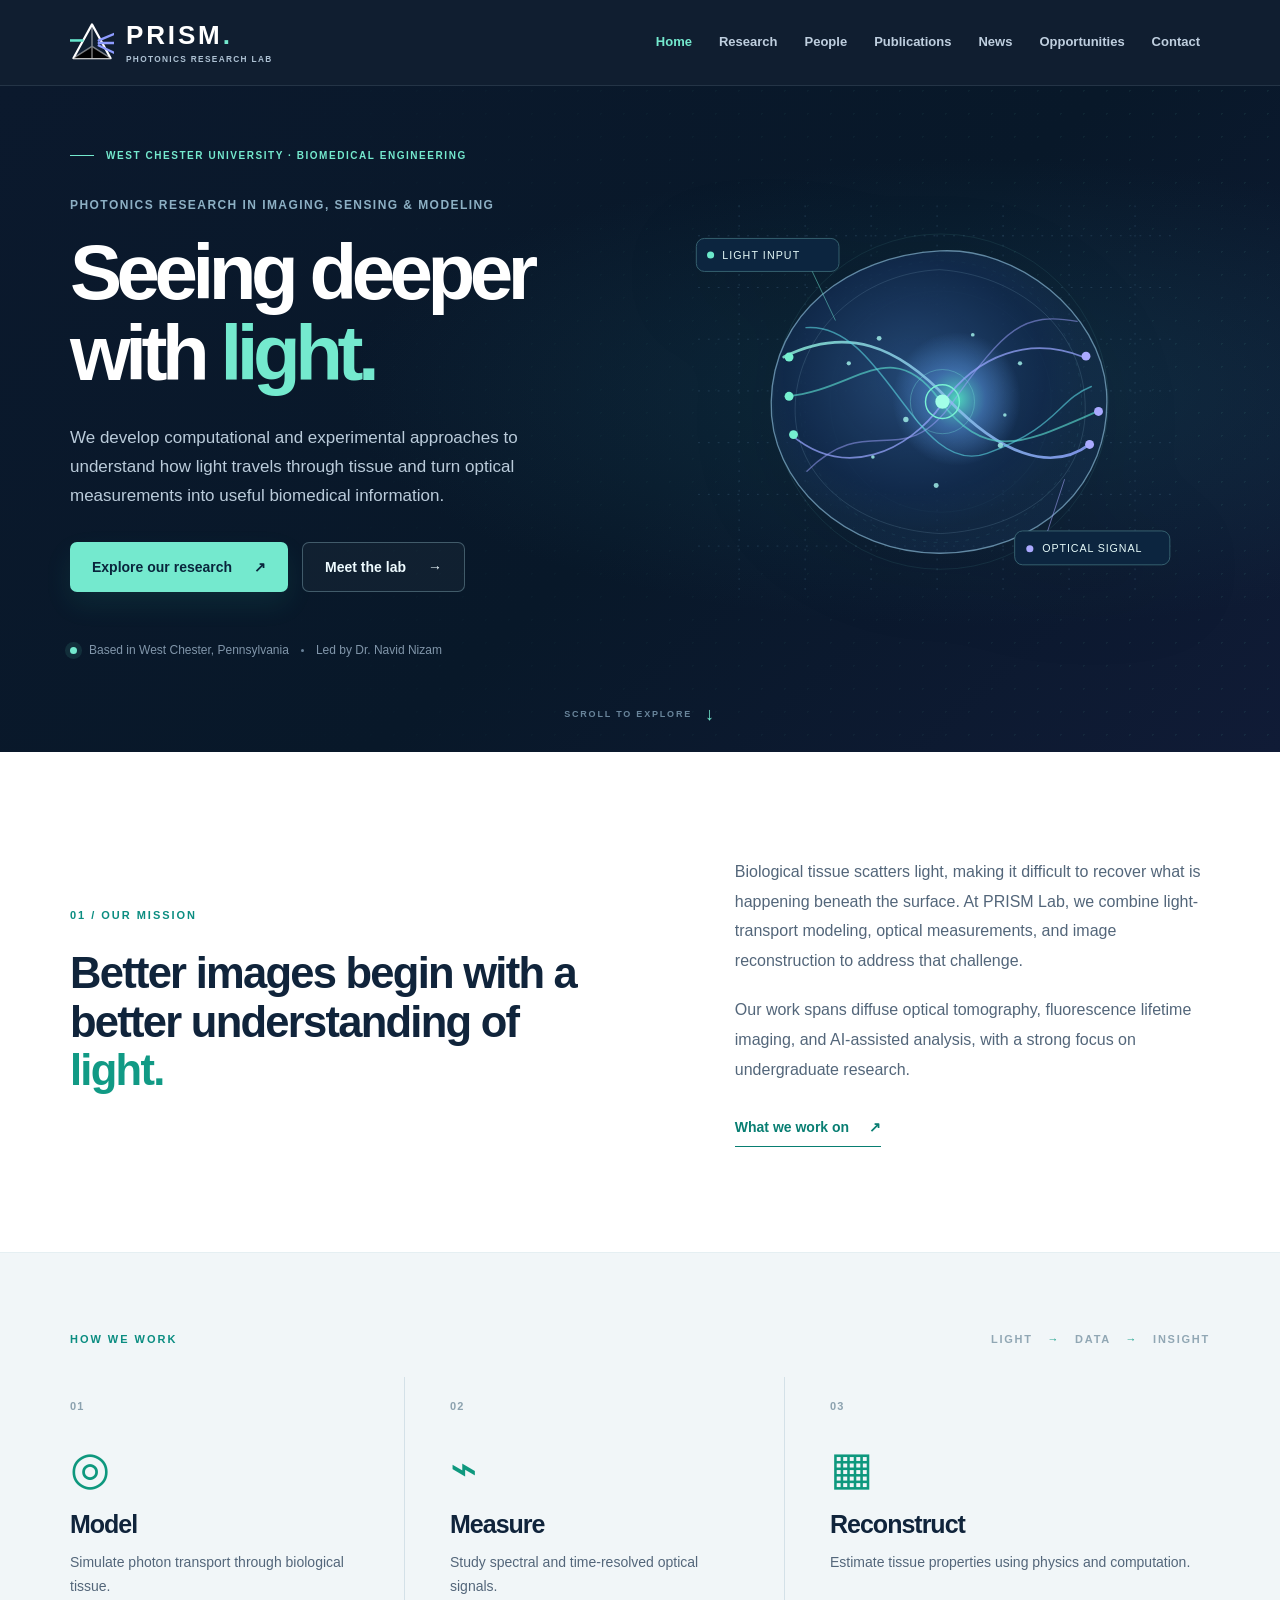
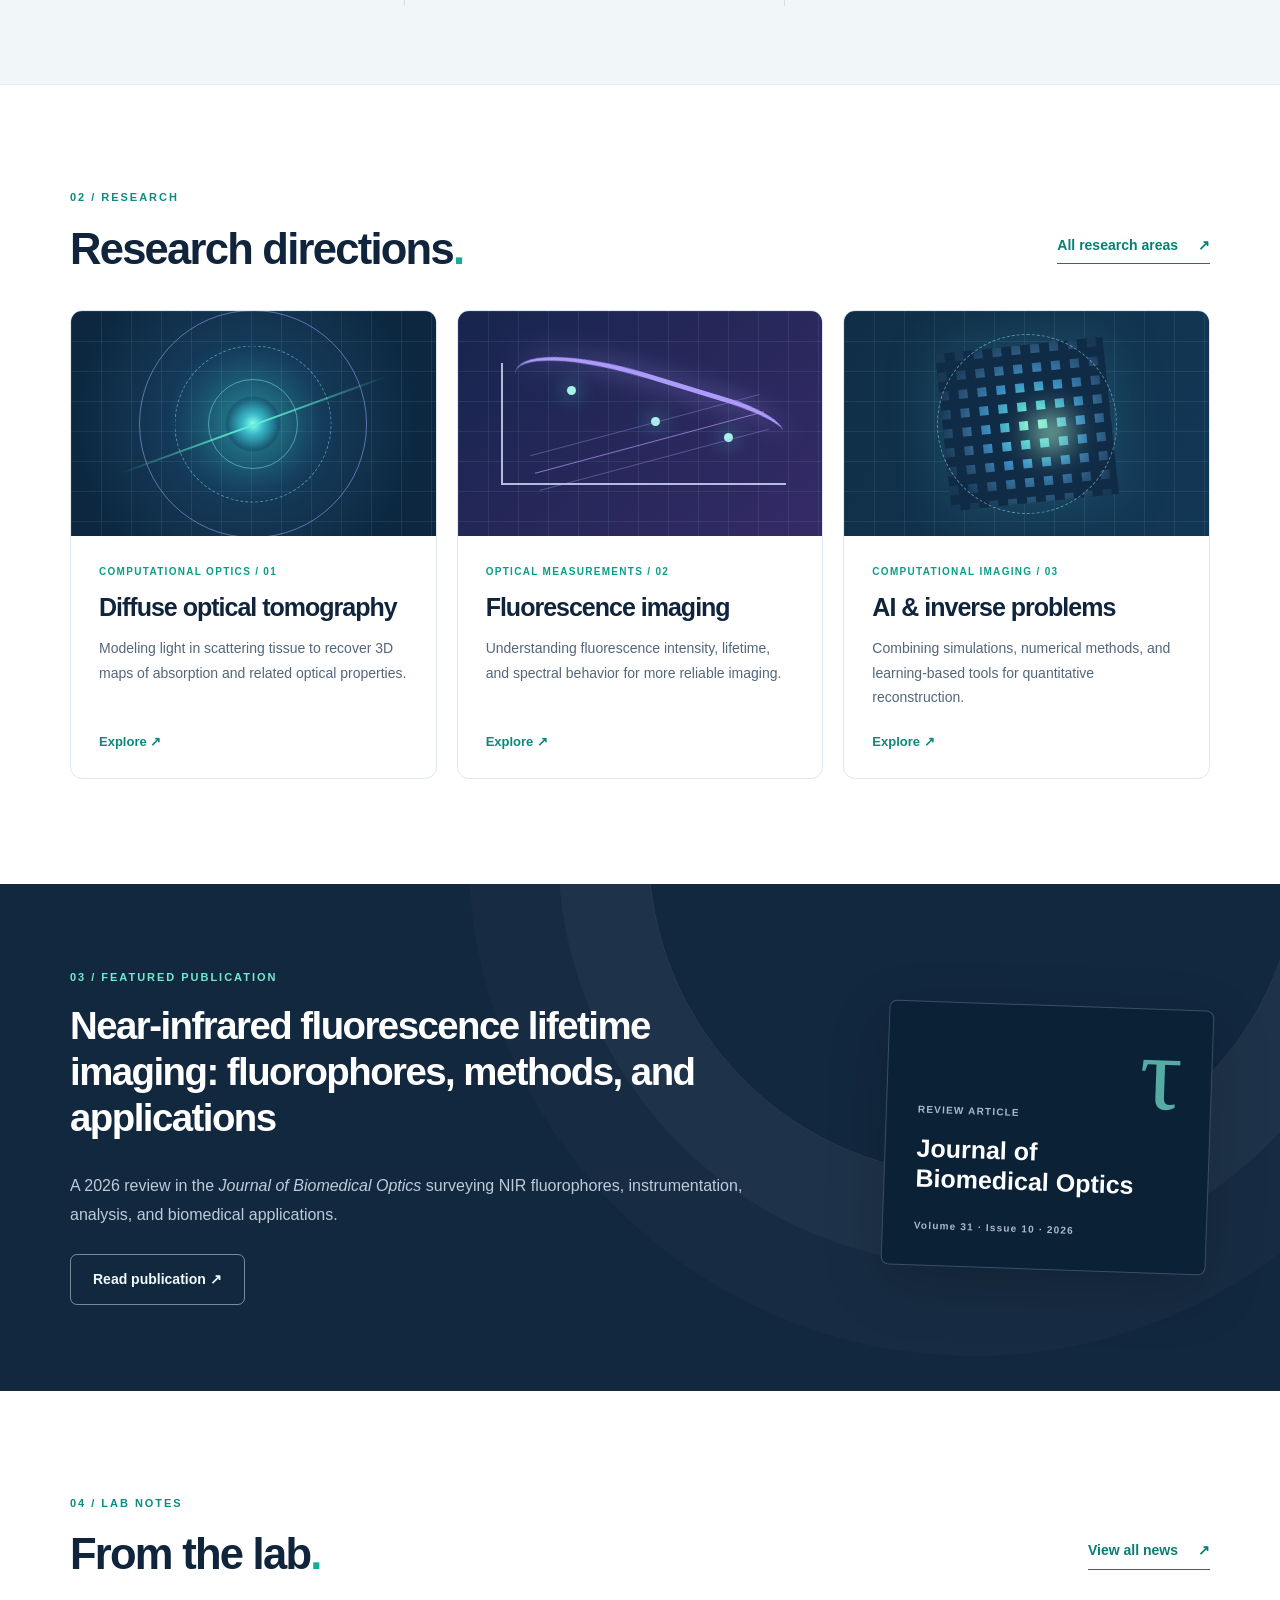
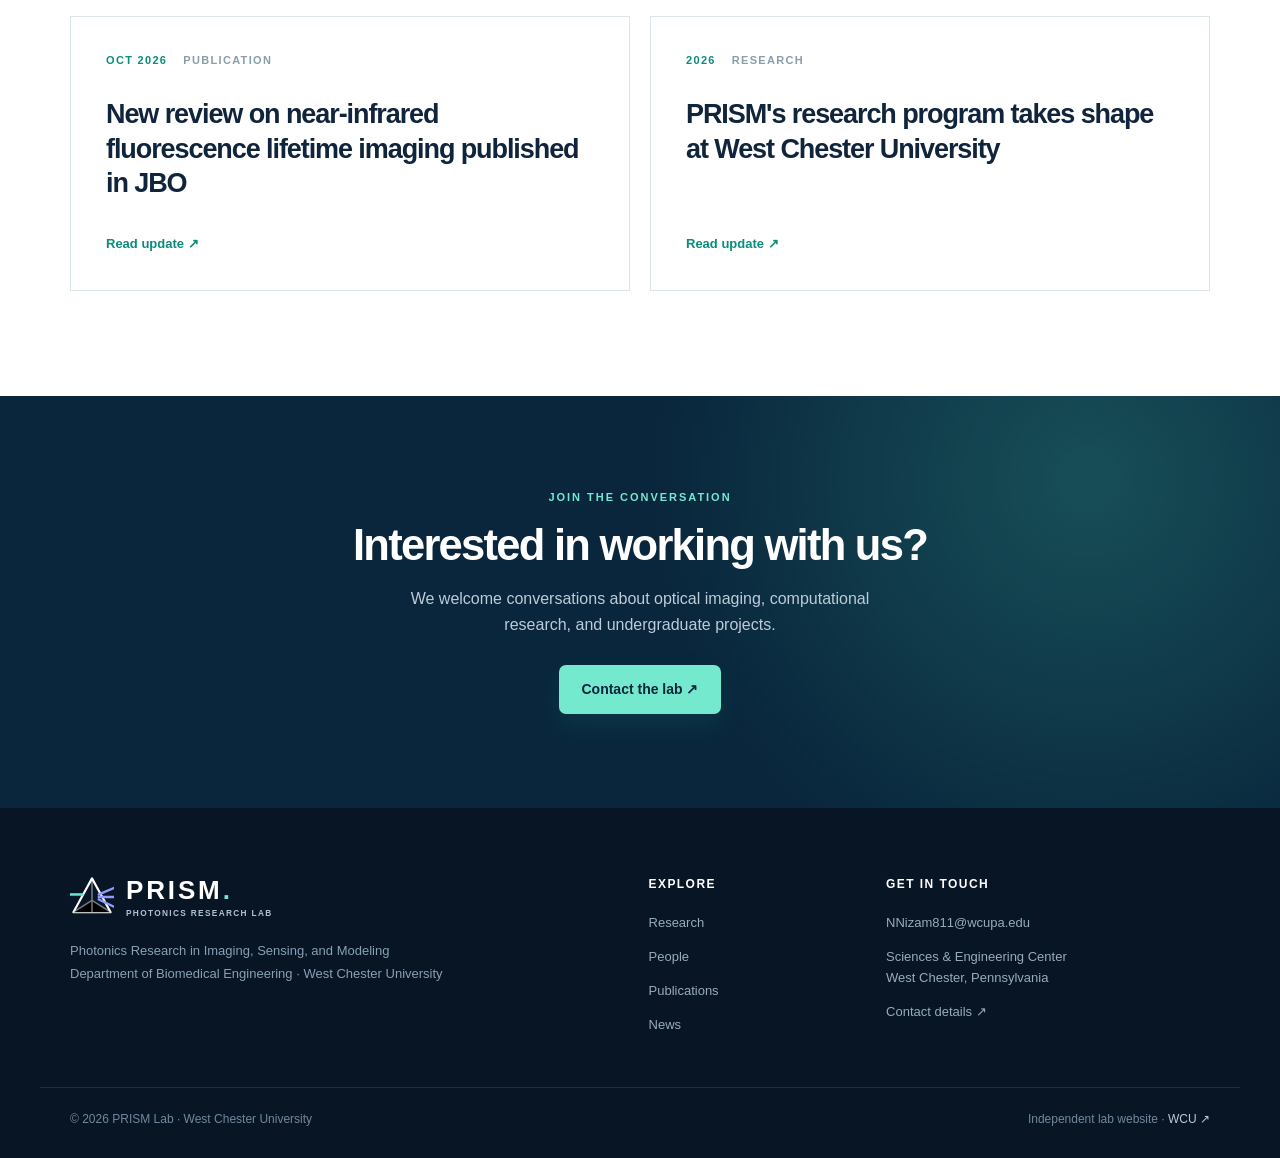
<file: index.html>
<!doctype html>
<html lang="en">
<head>
  <meta charset="utf-8"><meta name="viewport" content="width=device-width, initial-scale=1">
  <meta name="theme-color" content="#101c34"><meta name="description" content="PRISM Lab at West Chester University researches biomedical optical imaging, diffuse optical tomography, fluorescence lifetime imaging, and computational methods.">
  <title>Home | PRISM Lab · West Chester University</title>
  <link rel="icon" href="assets/favicon.svg" type="image/svg+xml"><link rel="stylesheet" href="assets/styles.css">
  <script defer src="assets/main.js"></script>
</head>
<body>
  <a href="#main-content" class="skip-link">Skip to content</a>
  <header class="site-header" id="site-header"><div class="container header-inner">
    <a class="brand" href="index.html" aria-label="PRISM Lab, home"><svg class="logo-mark" viewBox="0 0 52 52" role="img" aria-label="PRISM Lab logo"><path d="M26 4 48 44H4L26 4Z" fill="none" stroke="currentColor" stroke-width="2.5" stroke-linejoin="round"/><path d="M26 4 26 44M4 44 26 30 48 44" stroke="currentColor" stroke-opacity=".45" stroke-width="1.8"/><path d="M-1 23H16" stroke="#65e6cd" stroke-width="3"/><path d="M34 23 53 15M34 26 53 26M34 29 53 38" stroke-width="2.8" stroke-linecap="round" stroke="#8e9cff"/></svg><span class="brand-copy"><strong>PRISM<span class="brand-dot">.</span></strong><small>PHOTONICS RESEARCH LAB</small></span></a>
    <button type="button" class="menu-toggle" aria-expanded="false" aria-label="Open navigation" aria-controls="primary-nav"><span></span><span></span><span></span></button>
    <nav class="primary-nav" id="primary-nav" aria-label="Main navigation"><a href="index.html" class="nav-link active" aria-current=page>Home</a><a href="research.html" class="nav-link " >Research</a><a href="people.html" class="nav-link " >People</a><a href="publications.html" class="nav-link " >Publications</a><a href="news.html" class="nav-link " >News</a><a href="opportunities.html" class="nav-link " >Opportunities</a><a href="contact.html" class="nav-link " >Contact</a></nav>
  </div></header>
  <main id="main-content"><section class="hero"><div class="hero-noise" aria-hidden="true"></div><div class="container hero-grid"><div class="hero-content"><div class="eyebrow light"><span class="eyebrow-line"></span>WEST CHESTER UNIVERSITY · BIOMEDICAL ENGINEERING</div><div class="hero-overline">PHOTONICS RESEARCH IN IMAGING, SENSING &amp; MODELING</div><h1>Seeing deeper<br>with <em>light.</em></h1><p class="hero-lead">We develop computational and experimental approaches to understand how light travels through tissue and turn optical measurements into useful biomedical information.</p><div class="hero-actions"><a class="button button-primary" href="research.html">Explore our research <span aria-hidden="true">↗</span></a><a class="button button-ghost" href="people.html">Meet the lab <span aria-hidden="true">→</span></a></div><div class="hero-bottom"><span class="round-dot"></span>Based in West Chester, Pennsylvania <span class="mini-divider"></span> Led by Dr. Navid Nizam</div></div><div class="hero-graphic"><svg class="hero-science" viewBox="0 0 610 530" role="img" aria-label="Conceptual schematic of light travelling through tissue to form a reconstructed optical image">
<defs><radialGradient id="tissue" cx="43%" cy="42%"><stop offset="0" stop-color="#264b7a" stop-opacity=".95"/><stop offset=".78" stop-color="#122b4e" stop-opacity=".85"/><stop offset="1" stop-color="#183458" stop-opacity=".4"/></radialGradient><radialGradient id="hot" cx="50%" cy="50%"><stop offset="0" stop-color="#57f5cc" stop-opacity=".93"/><stop offset=".45" stop-color="#5b99e5" stop-opacity=".53"/><stop offset="1" stop-color="#5b99e5" stop-opacity="0"/></radialGradient><linearGradient id="ray" x1="0" y1="0" x2="1" y2="0"><stop stop-color="#89ebd5"/><stop offset="1" stop-color="#8da1ff"/></linearGradient><filter id="glow"><feGaussianBlur stdDeviation="6"/></filter></defs>
<g class="diagram-grid" opacity=".36"><path d="M36 76H574M36 134H574M36 192H574M36 250H574M36 308H574M36 366H574M36 424H574M82 42V474M156 42V474M230 42V474M304 42V474M378 42V474M452 42V474M526 42V474" stroke="#497293" stroke-dasharray="2 9"/></g>
<circle cx="308" cy="262" r="188" stroke="#6edbd2" stroke-opacity=".1" fill="none"/><circle cx="308" cy="262" r="158" stroke="#6edbd2" stroke-opacity=".17" fill="none" stroke-dasharray="4 8"/><circle cx="308" cy="262" r="124" stroke="#6edbd2" stroke-opacity=".09" fill="none"/>
<g class="tissue-body"><path d="M307 93C393 88 487 161 494 250C501 355 418 431 308 432C202 433 115 352 118 262C120 163 203 99 307 93Z" fill="url(#tissue)" stroke="#82afcb" stroke-width="1.5" stroke-opacity=".72"/><path d="M307 114C392 120 466 176 470 263C474 347 406 405 308 410C210 405 140 343 145 263C150 183 218 118 307 114Z" fill="none" stroke="#8db8d0" stroke-width="1" stroke-opacity=".2"/><ellipse cx="326" cy="259" rx="72" ry="75" fill="url(#hot)" opacity=".9"/></g>
<g class="beams" fill="none" stroke-linecap="round"><path d="M132 212C203 177 259 199 316 259S431 343 475 310" stroke="url(#ray)" stroke-width="3" opacity=".86"/><path d="M135 256C212 250 252 185 306 259S405 307 484 273" stroke="#59d8cb" stroke-width="2" opacity=".65"/><path d="M140 299C201 350 271 319 310 264S408 188 468 212" stroke="#99a7ff" stroke-width="2" opacity=".72"/><path d="M157 179C245 172 280 349 360 320S439 260 477 245" stroke="#5bd5e2" stroke-width="1.6" opacity=".6"/><path d="M158 340C229 270 264 344 322 262S401 161 461 172" stroke="#9fa3ff" stroke-width="1.6" opacity=".5"/></g>
<g fill="#76f0d0"><circle cx="138" cy="212" r="5"/><circle cx="138" cy="256" r="5"/><circle cx="143" cy="299" r="5"/></g><g fill="#aaaaff"><circle cx="471" cy="211" r="5"/><circle cx="485" cy="273" r="5"/><circle cx="475" cy="310" r="5"/></g>
<g class="scatter-points" fill="#9de9e4" opacity=".87"><circle cx="205" cy="219" r="2.4"/><circle cx="239" cy="191" r="2.7"/><circle cx="269" cy="282" r="3"/><circle cx="375" cy="311" r="2.9"/><circle cx="397" cy="219" r="2.4"/><circle cx="232" cy="324" r="2"/><circle cx="344" cy="187" r="2.1"/><circle cx="380" cy="277" r="2"/><circle cx="303" cy="356" r="2.8"/></g>
<g class="diagram-label"><rect x="34" y="79" width="160" height="37" rx="9" fill="#0c253f" stroke="#3b6875"/><circle cx="50" cy="97.5" r="4" fill="#6ce9cb"/><text x="63" y="102" font-size="12" letter-spacing="1.2" fill="#e4f9f8">LIGHT INPUT</text><path d="M164 116 190 171" fill="none" stroke="#69d8c9" stroke-opacity=".6"/></g>
<g class="diagram-label"><rect x="391" y="407" width="174" height="38" rx="9" fill="#0c253f" stroke="#3b6875"/><circle cx="408" cy="427" r="4" fill="#aba9ff"/><text x="422" y="431" font-size="12" letter-spacing="1" fill="#e4f9f8">OPTICAL SIGNAL</text><path d="M428 407 447 349" fill="none" stroke="#aaaaff" stroke-opacity=".6"/></g>
<g class="pulse" transform="translate(310 262)"><circle r="19" fill="none" stroke="#78f1d3" stroke-width="1.6"/><circle r="8" fill="#a2fee7"/><circle r="36" fill="none" stroke="#72e1d6" stroke-opacity=".4"/></g>
</svg></div></div><div class="hero-scrolldown">SCROLL TO EXPLORE <span>↓</span></div></section>
<section class="mission section-pad"><div class="container two-col-intro"><div><div class="eyebrow">01 / OUR MISSION</div><h2>Better images begin with a better understanding of <span class="accent-text">light.</span></h2></div><div class="mission-copy"><p>Biological tissue scatters light, making it difficult to recover what is happening beneath the surface. At PRISM Lab, we combine light-transport modeling, optical measurements, and image reconstruction to address that challenge.</p><p>Our work spans diffuse optical tomography, fluorescence lifetime imaging, and AI-assisted analysis, with a strong focus on undergraduate research.</p><a class="text-link" href="research.html">What we work on <span>↗</span></a></div></div></section>
<section class="approach section-pad-small"><div class="container"><div class="approach-header"><span class="eyebrow">HOW WE WORK</span><span class="approach-trace">LIGHT <span>→</span> DATA <span>→</span> INSIGHT</span></div><div class="approach-grid"><div class="approach-item"><span class="approach-number">01</span><span class="approach-icon">◎</span><h3>Model</h3><p>Simulate photon transport through biological tissue.</p></div><div class="approach-item"><span class="approach-number">02</span><span class="approach-icon">⌁</span><h3>Measure</h3><p>Study spectral and time-resolved optical signals.</p></div><div class="approach-item"><span class="approach-number">03</span><span class="approach-icon">▦</span><h3>Reconstruct</h3><p>Estimate tissue properties using physics and computation.</p></div></div></div></section>
<section class="section-pad"><div class="container"><div class="section-heading"><div><div class="eyebrow">02 / RESEARCH</div><h2>Research directions<span class="accent-period">.</span></h2></div><a class="text-link" href="research.html">All research areas <span>↗</span></a></div><div class="research-grid">
<a href="research.html#tomography" class="research-card"><div class="research-art art-tomography"><span class="visual-orbit one"></span><span class="visual-orbit two"></span><span class="visual-orbit three"></span><span class="visual-core"></span></div><div class="research-card-body"><span class="card-kicker">COMPUTATIONAL OPTICS / 01</span><h3>Diffuse optical tomography</h3><p>Modeling light in scattering tissue to recover 3D maps of absorption and related optical properties.</p><span class="card-arrow">Explore ↗</span></div></a>
<a href="research.html#fluorescence" class="research-card"><div class="research-art art-fluorescence"><span class="decay-wave"></span><span class="wave-dot a"></span><span class="wave-dot b"></span><span class="wave-dot c"></span></div><div class="research-card-body"><span class="card-kicker">OPTICAL MEASUREMENTS / 02</span><h3>Fluorescence imaging</h3><p>Understanding fluorescence intensity, lifetime, and spectral behavior for more reliable imaging.</p><span class="card-arrow">Explore ↗</span></div></a>
<a href="research.html#ai" class="research-card"><div class="research-art art-reconstruction"><div class="pixel-map"></div><div class="pixel-center"></div><div class="recon-ring"></div></div><div class="research-card-body"><span class="card-kicker">COMPUTATIONAL IMAGING / 03</span><h3>AI &amp; inverse problems</h3><p>Combining simulations, numerical methods, and learning-based tools for quantitative reconstruction.</p><span class="card-arrow">Explore ↗</span></div></a>
</div></div></section>
<section class="feature-band"><div class="container feature-grid"><div><div class="eyebrow light">03 / FEATURED PUBLICATION</div><h2>Near-infrared fluorescence lifetime imaging: fluorophores, methods, and applications</h2><p>A 2026 review in the <em>Journal of Biomedical Optics</em> surveying NIR fluorophores, instrumentation, analysis, and biomedical applications.</p><a class="button button-outline-light" href="https://doi.org/10.1117/1.JBO.31.10.100901" target="_blank" rel="noopener noreferrer">Read publication ↗</a></div><div class="feature-journal"><div class="journal-glyph">τ</div><span>REVIEW ARTICLE</span><strong>Journal of<br>Biomedical Optics</strong><small>Volume 31 · Issue 10 · 2026</small></div></div></section>
<section class="section-pad news-preview"><div class="container"><div class="section-heading"><div><div class="eyebrow">04 / LAB NOTES</div><h2>From the lab<span class="accent-period">.</span></h2></div><a class="text-link" href="news.html">View all news <span>↗</span></a></div><div class="news-grid"><a class="news-card" href="news.html#jbo-2026"><div class="news-meta">OCT 2026 <span>PUBLICATION</span></div><h3>New review on near-infrared fluorescence lifetime imaging published in JBO</h3><span class="news-link">Read update ↗</span></a><a class="news-card" href="news.html#research-2026"><div class="news-meta">2026 <span>RESEARCH</span></div><h3>PRISM's research program takes shape at West Chester University</h3><span class="news-link">Read update ↗</span></a></div></div></section>
<section class="closing-cta"><div class="container closing-inner"><div class="eyebrow light">JOIN THE CONVERSATION</div><h2>Interested in working with us?</h2><p>We welcome conversations about optical imaging, computational research, and undergraduate projects.</p><a class="button button-primary" href="contact.html">Contact the lab ↗</a></div></section></main>
  <footer class="site-footer"><div class="container footer-top"><div><a class="brand footer-brand" href="index.html"><svg class="logo-mark" viewBox="0 0 52 52" role="img" aria-label="PRISM Lab logo"><path d="M26 4 48 44H4L26 4Z" fill="none" stroke="currentColor" stroke-width="2.5" stroke-linejoin="round"/><path d="M26 4 26 44M4 44 26 30 48 44" stroke="currentColor" stroke-opacity=".45" stroke-width="1.8"/><path d="M-1 23H16" stroke="#65e6cd" stroke-width="3"/><path d="M34 23 53 15M34 26 53 26M34 29 53 38" stroke-width="2.8" stroke-linecap="round" stroke="#8e9cff"/></svg><span class="brand-copy"><strong>PRISM<span class="brand-dot">.</span></strong><small>PHOTONICS RESEARCH LAB</small></span></a><p>Photonics Research in Imaging, Sensing, and Modeling<br>Department of Biomedical Engineering · West Chester University</p></div><div class="footer-links"><strong>Explore</strong><a href="research.html">Research</a><a href="people.html">People</a><a href="publications.html">Publications</a><a href="news.html">News</a></div><div class="footer-links"><strong>Get in touch</strong><a href="mailto:NNizam811@wcupa.edu">NNizam811@wcupa.edu</a><span>Sciences &amp; Engineering Center<br>West Chester, Pennsylvania</span><a href="contact.html">Contact details ↗</a></div></div>
  <div class="container footer-bottom"><span>© <span id="year">2026</span> PRISM Lab · West Chester University</span><span>Independent lab website · <a href="https://www.wcupa.edu/" rel="noopener noreferrer" target="_blank">WCU ↗</a></span></div></footer>
</body></html>
</file>
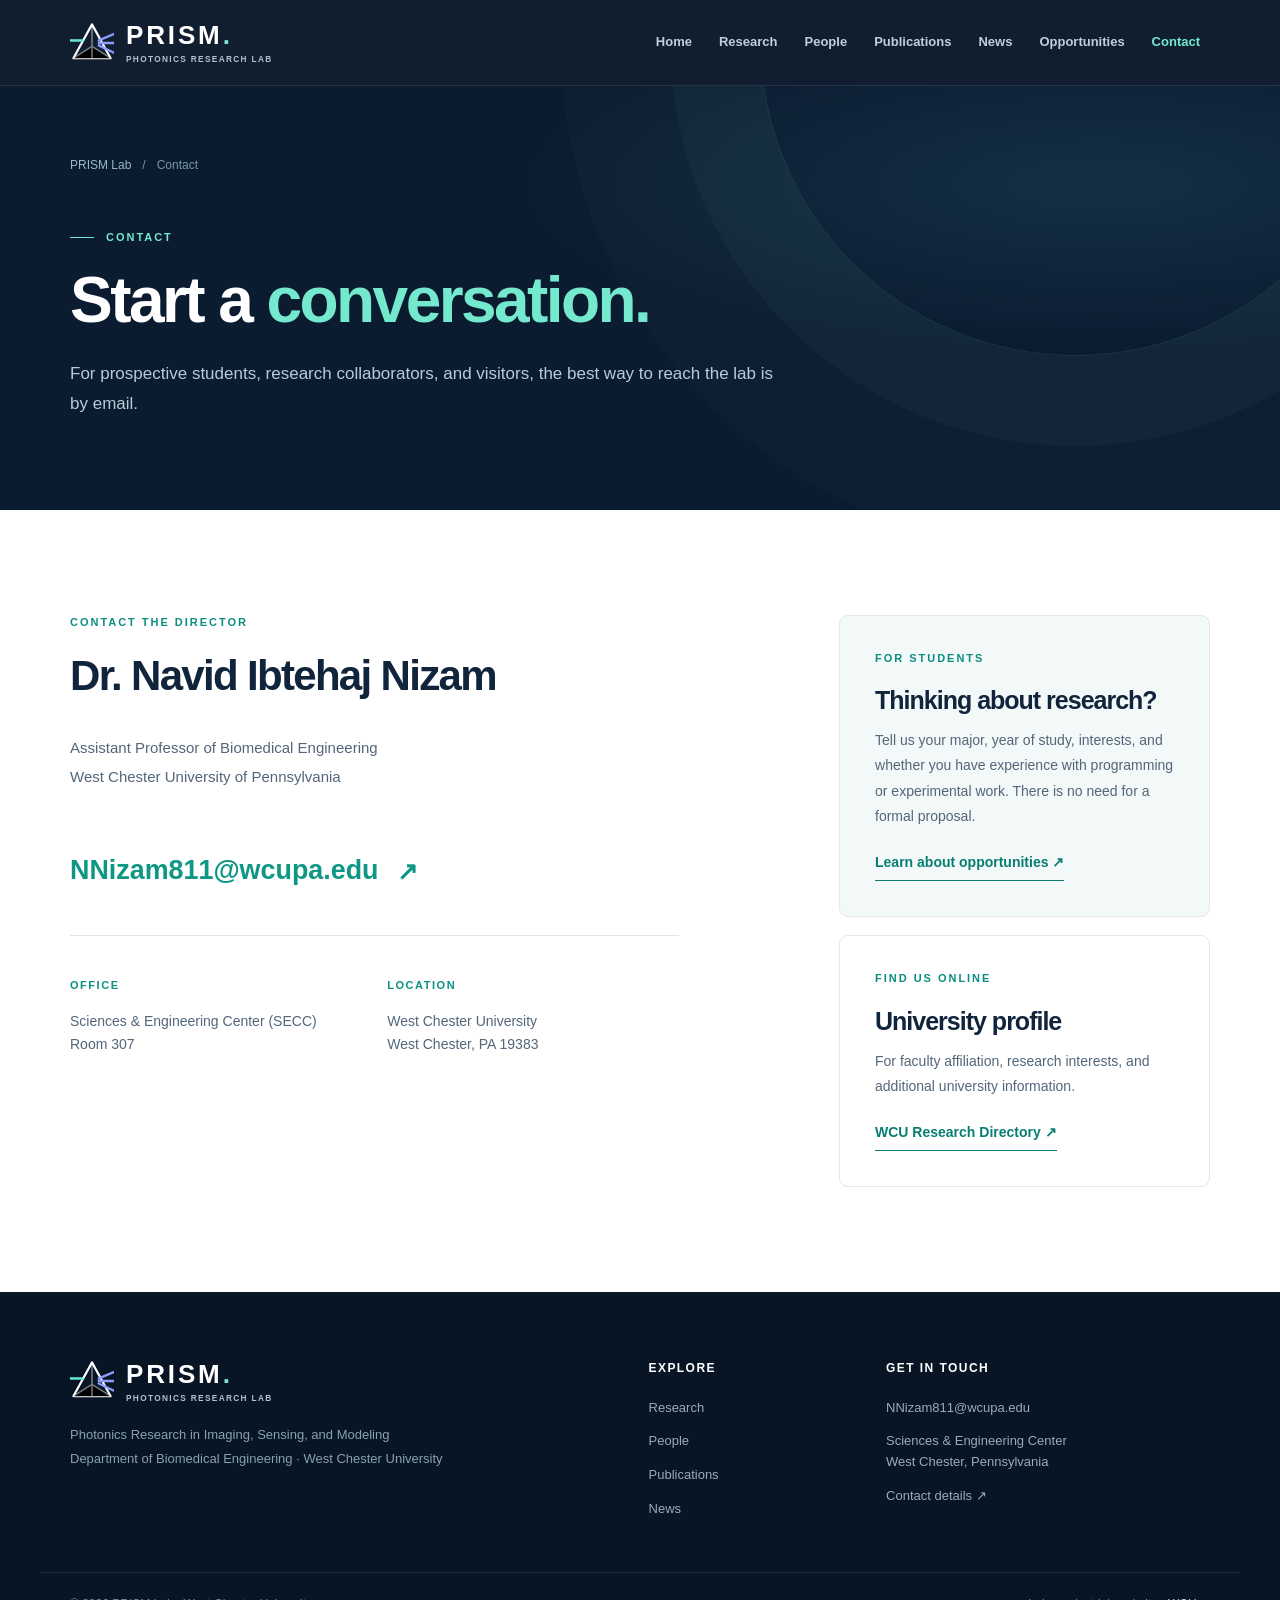
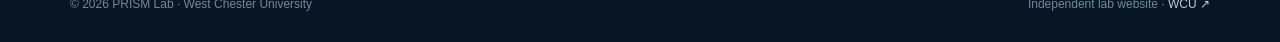
<file: contact.html>
<!doctype html>
<html lang="en">
<head>
  <meta charset="utf-8"><meta name="viewport" content="width=device-width, initial-scale=1">
  <meta name="theme-color" content="#101c34"><meta name="description" content="Contact PRISM Lab, led by Dr. Navid Nizam at West Chester University Department of Biomedical Engineering.">
  <title>Contact | PRISM Lab · West Chester University</title>
  <link rel="icon" href="assets/favicon.svg" type="image/svg+xml"><link rel="stylesheet" href="assets/styles.css">
  <script defer src="assets/main.js"></script>
</head>
<body>
  <a href="#main-content" class="skip-link">Skip to content</a>
  <header class="site-header" id="site-header"><div class="container header-inner">
    <a class="brand" href="index.html" aria-label="PRISM Lab, home"><svg class="logo-mark" viewBox="0 0 52 52" role="img" aria-label="PRISM Lab logo"><path d="M26 4 48 44H4L26 4Z" fill="none" stroke="currentColor" stroke-width="2.5" stroke-linejoin="round"/><path d="M26 4 26 44M4 44 26 30 48 44" stroke="currentColor" stroke-opacity=".45" stroke-width="1.8"/><path d="M-1 23H16" stroke="#65e6cd" stroke-width="3"/><path d="M34 23 53 15M34 26 53 26M34 29 53 38" stroke-width="2.8" stroke-linecap="round" stroke="#8e9cff"/></svg><span class="brand-copy"><strong>PRISM<span class="brand-dot">.</span></strong><small>PHOTONICS RESEARCH LAB</small></span></a>
    <button type="button" class="menu-toggle" aria-expanded="false" aria-label="Open navigation" aria-controls="primary-nav"><span></span><span></span><span></span></button>
    <nav class="primary-nav" id="primary-nav" aria-label="Main navigation"><a href="index.html" class="nav-link " >Home</a><a href="research.html" class="nav-link " >Research</a><a href="people.html" class="nav-link " >People</a><a href="publications.html" class="nav-link " >Publications</a><a href="news.html" class="nav-link " >News</a><a href="opportunities.html" class="nav-link " >Opportunities</a><a href="contact.html" class="nav-link active" aria-current=page>Contact</a></nav>
  </div></header>
  <main id="main-content"><section class="page-hero"><div class="page-hero-orb" aria-hidden="true"></div><div class="container"><div class="crumb"><a href="index.html">PRISM Lab</a><span>/</span><span>Contact</span></div><div class="eyebrow light"><span class="eyebrow-line"></span>Contact</div><h1>Start a <em>conversation.</em></h1><p class="page-hero-lead">For prospective students, research collaborators, and visitors, the best way to reach the lab is by email.</p></div></section><section class="section-pad"><div class="container contact-grid"><div class="contact-primary"><div class="eyebrow">CONTACT THE DIRECTOR</div><h2>Dr. Navid Ibtehaj Nizam</h2><p>Assistant Professor of Biomedical Engineering<br>West Chester University of Pennsylvania</p><a class="big-email" href="mailto:NNizam811@wcupa.edu">NNizam811@wcupa.edu <span>↗</span></a><div class="contact-meta"><div><strong>OFFICE</strong><p>Sciences &amp; Engineering Center (SECC)<br>Room 307</p></div><div><strong>LOCATION</strong><p>West Chester University<br>West Chester, PA 19383</p></div></div></div><div class="contact-aside"><div class="side-panel"><span class="eyebrow">FOR STUDENTS</span><h3>Thinking about research?</h3><p>Tell us your major, year of study, interests, and whether you have experience with programming or experimental work. There is no need for a formal proposal.</p><a class="text-link" href="opportunities.html">Learn about opportunities ↗</a></div><div class="side-panel secondary"><span class="eyebrow">FIND US ONLINE</span><h3>University profile</h3><p>For faculty affiliation, research interests, and additional university information.</p><a class="text-link" href="https://www.wcupa.edu/_admin/research/forms/ram-research-directory/profile.aspx?id=706" target="_blank" rel="noopener noreferrer">WCU Research Directory ↗</a></div></div></div></section></main>
  <footer class="site-footer"><div class="container footer-top"><div><a class="brand footer-brand" href="index.html"><svg class="logo-mark" viewBox="0 0 52 52" role="img" aria-label="PRISM Lab logo"><path d="M26 4 48 44H4L26 4Z" fill="none" stroke="currentColor" stroke-width="2.5" stroke-linejoin="round"/><path d="M26 4 26 44M4 44 26 30 48 44" stroke="currentColor" stroke-opacity=".45" stroke-width="1.8"/><path d="M-1 23H16" stroke="#65e6cd" stroke-width="3"/><path d="M34 23 53 15M34 26 53 26M34 29 53 38" stroke-width="2.8" stroke-linecap="round" stroke="#8e9cff"/></svg><span class="brand-copy"><strong>PRISM<span class="brand-dot">.</span></strong><small>PHOTONICS RESEARCH LAB</small></span></a><p>Photonics Research in Imaging, Sensing, and Modeling<br>Department of Biomedical Engineering · West Chester University</p></div><div class="footer-links"><strong>Explore</strong><a href="research.html">Research</a><a href="people.html">People</a><a href="publications.html">Publications</a><a href="news.html">News</a></div><div class="footer-links"><strong>Get in touch</strong><a href="mailto:NNizam811@wcupa.edu">NNizam811@wcupa.edu</a><span>Sciences &amp; Engineering Center<br>West Chester, Pennsylvania</span><a href="contact.html">Contact details ↗</a></div></div>
  <div class="container footer-bottom"><span>© <span id="year">2026</span> PRISM Lab · West Chester University</span><span>Independent lab website · <a href="https://www.wcupa.edu/" rel="noopener noreferrer" target="_blank">WCU ↗</a></span></div></footer>
</body></html>
</file>
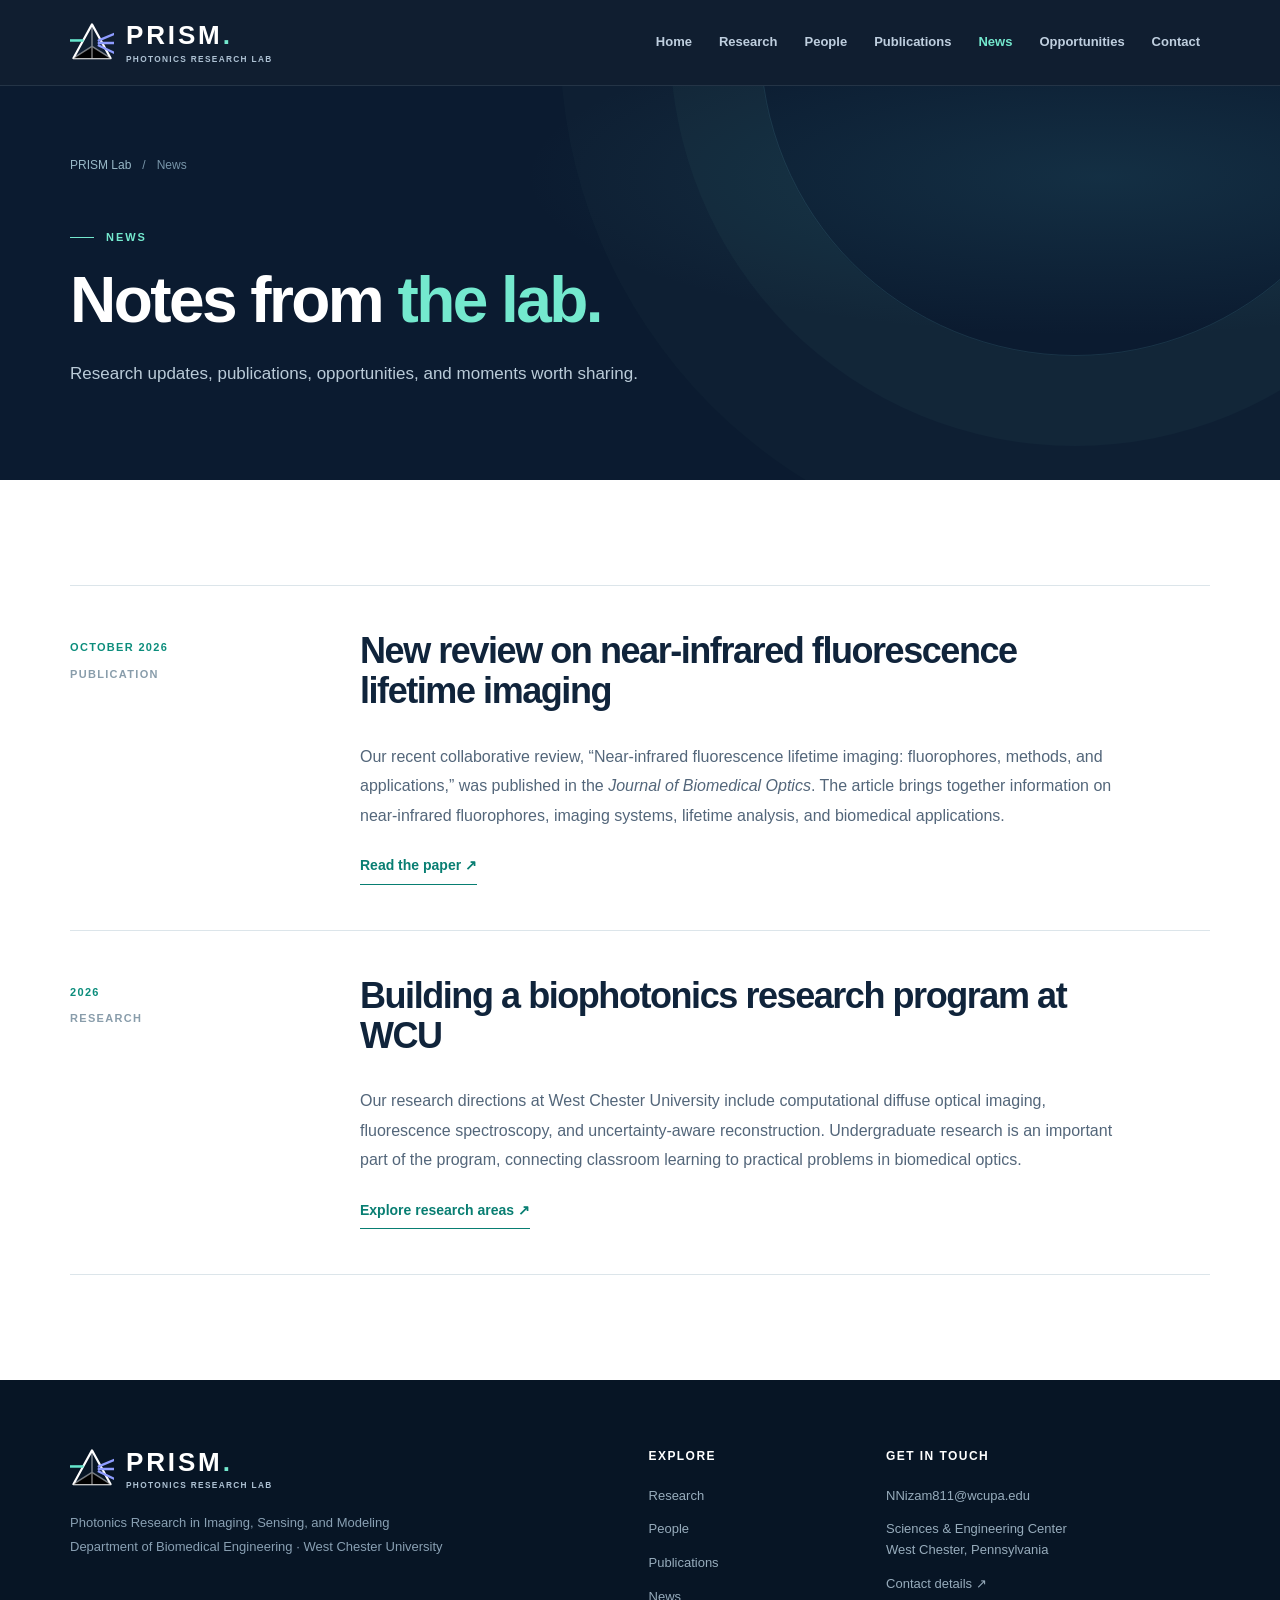
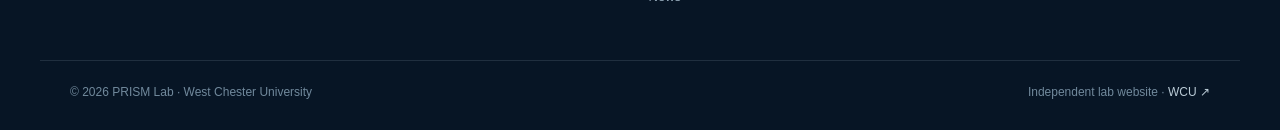
<file: news.html>
<!doctype html>
<html lang="en">
<head>
  <meta charset="utf-8"><meta name="viewport" content="width=device-width, initial-scale=1">
  <meta name="theme-color" content="#101c34"><meta name="description" content="News and updates from PRISM Lab, including publications and biomedical optics research at West Chester University.">
  <title>News | PRISM Lab · West Chester University</title>
  <link rel="icon" href="assets/favicon.svg" type="image/svg+xml"><link rel="stylesheet" href="assets/styles.css">
  <script defer src="assets/main.js"></script>
</head>
<body>
  <a href="#main-content" class="skip-link">Skip to content</a>
  <header class="site-header" id="site-header"><div class="container header-inner">
    <a class="brand" href="index.html" aria-label="PRISM Lab, home"><svg class="logo-mark" viewBox="0 0 52 52" role="img" aria-label="PRISM Lab logo"><path d="M26 4 48 44H4L26 4Z" fill="none" stroke="currentColor" stroke-width="2.5" stroke-linejoin="round"/><path d="M26 4 26 44M4 44 26 30 48 44" stroke="currentColor" stroke-opacity=".45" stroke-width="1.8"/><path d="M-1 23H16" stroke="#65e6cd" stroke-width="3"/><path d="M34 23 53 15M34 26 53 26M34 29 53 38" stroke-width="2.8" stroke-linecap="round" stroke="#8e9cff"/></svg><span class="brand-copy"><strong>PRISM<span class="brand-dot">.</span></strong><small>PHOTONICS RESEARCH LAB</small></span></a>
    <button type="button" class="menu-toggle" aria-expanded="false" aria-label="Open navigation" aria-controls="primary-nav"><span></span><span></span><span></span></button>
    <nav class="primary-nav" id="primary-nav" aria-label="Main navigation"><a href="index.html" class="nav-link " >Home</a><a href="research.html" class="nav-link " >Research</a><a href="people.html" class="nav-link " >People</a><a href="publications.html" class="nav-link " >Publications</a><a href="news.html" class="nav-link active" aria-current=page>News</a><a href="opportunities.html" class="nav-link " >Opportunities</a><a href="contact.html" class="nav-link " >Contact</a></nav>
  </div></header>
  <main id="main-content"><section class="page-hero"><div class="page-hero-orb" aria-hidden="true"></div><div class="container"><div class="crumb"><a href="index.html">PRISM Lab</a><span>/</span><span>News</span></div><div class="eyebrow light"><span class="eyebrow-line"></span>News</div><h1>Notes from <em>the lab.</em></h1><p class="page-hero-lead">Research updates, publications, opportunities, and moments worth sharing.</p></div></section><section class="section-pad"><div class="container"><div class="news-full"><article class="news-entry" id="jbo-2026"><div class="news-date">OCTOBER 2026 <span>PUBLICATION</span></div><div><h2>New review on near-infrared fluorescence lifetime imaging</h2><p>Our recent collaborative review, “Near-infrared fluorescence lifetime imaging: fluorophores, methods, and applications,” was published in the <em>Journal of Biomedical Optics</em>. The article brings together information on near-infrared fluorophores, imaging systems, lifetime analysis, and biomedical applications.</p><a class="text-link" href="https://doi.org/10.1117/1.JBO.31.10.100901" target="_blank" rel="noopener noreferrer">Read the paper ↗</a></div></article>
<article class="news-entry" id="research-2026"><div class="news-date">2026 <span>RESEARCH</span></div><div><h2>Building a biophotonics research program at WCU</h2><p>Our research directions at West Chester University include computational diffuse optical imaging, fluorescence spectroscopy, and uncertainty-aware reconstruction. Undergraduate research is an important part of the program, connecting classroom learning to practical problems in biomedical optics.</p><a class="text-link" href="research.html">Explore research areas ↗</a></div></article></div></div></section></main>
  <footer class="site-footer"><div class="container footer-top"><div><a class="brand footer-brand" href="index.html"><svg class="logo-mark" viewBox="0 0 52 52" role="img" aria-label="PRISM Lab logo"><path d="M26 4 48 44H4L26 4Z" fill="none" stroke="currentColor" stroke-width="2.5" stroke-linejoin="round"/><path d="M26 4 26 44M4 44 26 30 48 44" stroke="currentColor" stroke-opacity=".45" stroke-width="1.8"/><path d="M-1 23H16" stroke="#65e6cd" stroke-width="3"/><path d="M34 23 53 15M34 26 53 26M34 29 53 38" stroke-width="2.8" stroke-linecap="round" stroke="#8e9cff"/></svg><span class="brand-copy"><strong>PRISM<span class="brand-dot">.</span></strong><small>PHOTONICS RESEARCH LAB</small></span></a><p>Photonics Research in Imaging, Sensing, and Modeling<br>Department of Biomedical Engineering · West Chester University</p></div><div class="footer-links"><strong>Explore</strong><a href="research.html">Research</a><a href="people.html">People</a><a href="publications.html">Publications</a><a href="news.html">News</a></div><div class="footer-links"><strong>Get in touch</strong><a href="mailto:NNizam811@wcupa.edu">NNizam811@wcupa.edu</a><span>Sciences &amp; Engineering Center<br>West Chester, Pennsylvania</span><a href="contact.html">Contact details ↗</a></div></div>
  <div class="container footer-bottom"><span>© <span id="year">2026</span> PRISM Lab · West Chester University</span><span>Independent lab website · <a href="https://www.wcupa.edu/" rel="noopener noreferrer" target="_blank">WCU ↗</a></span></div></footer>
</body></html>
</file>
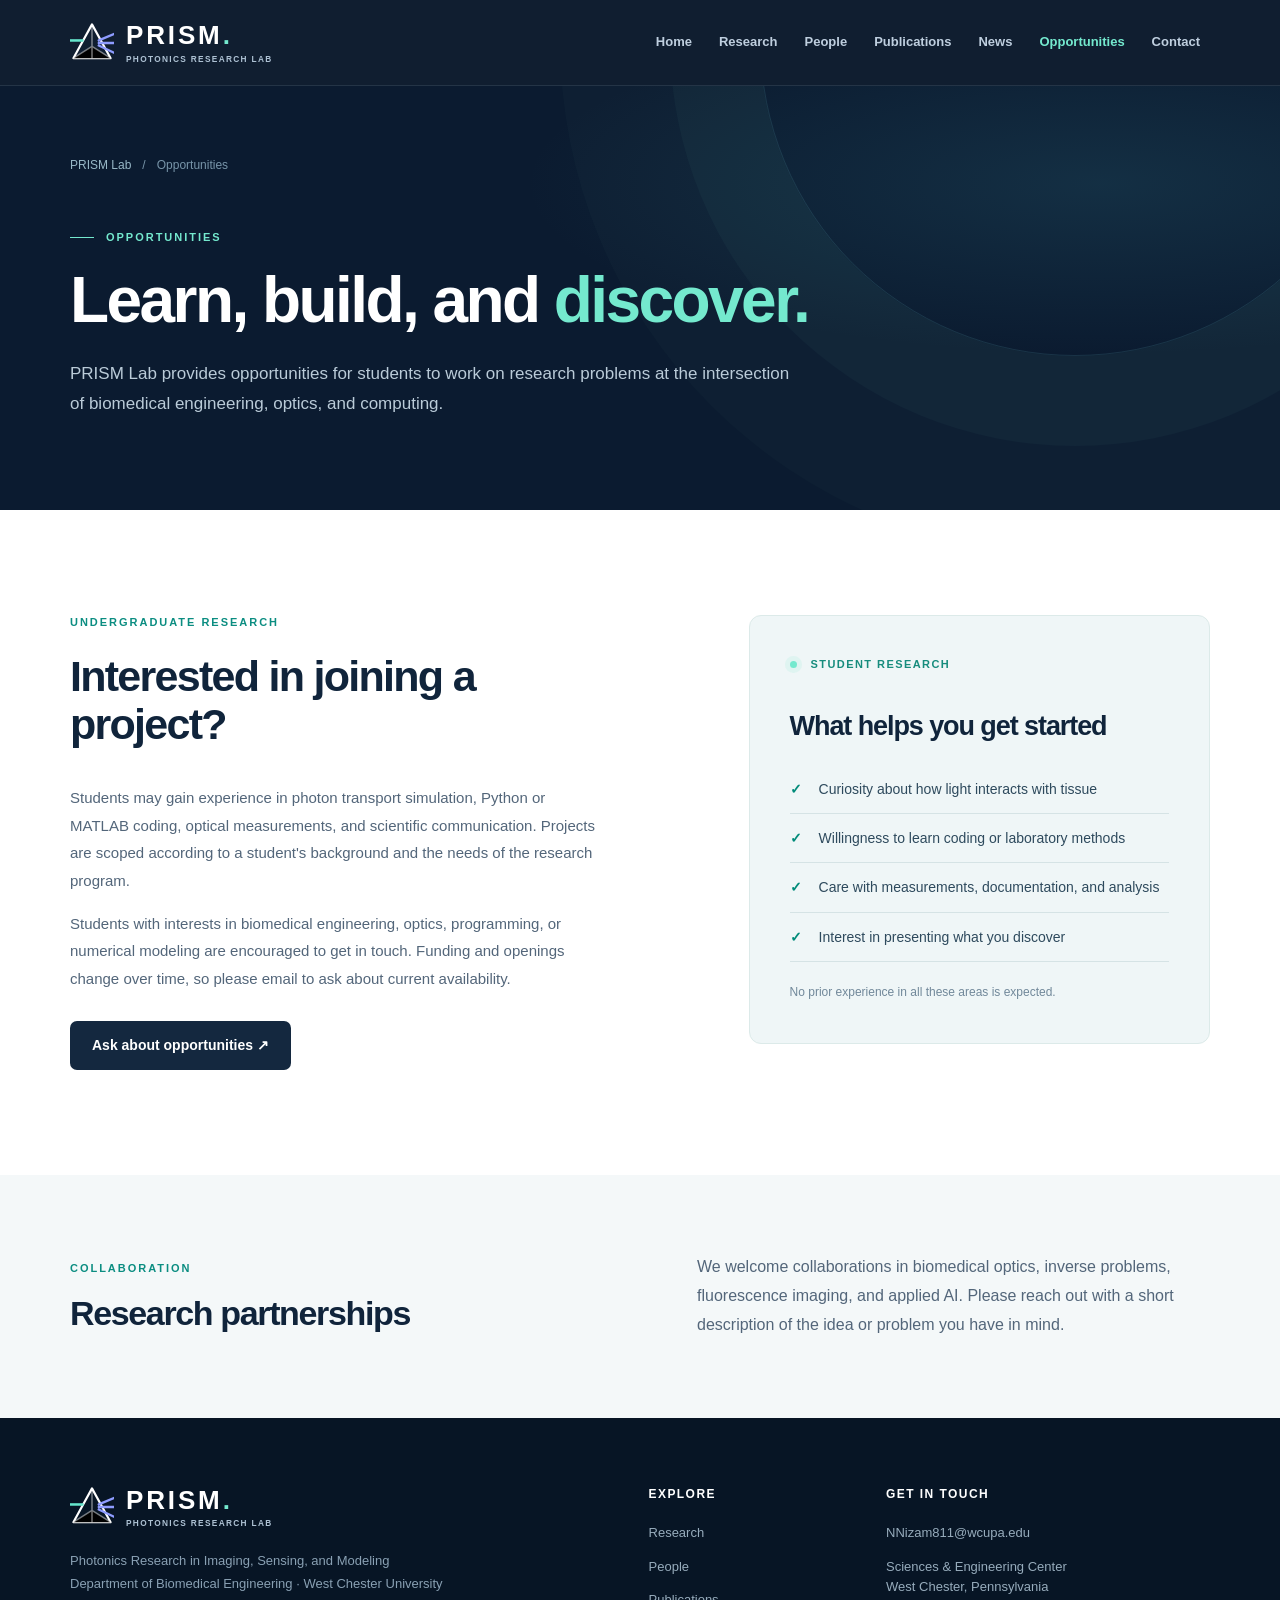
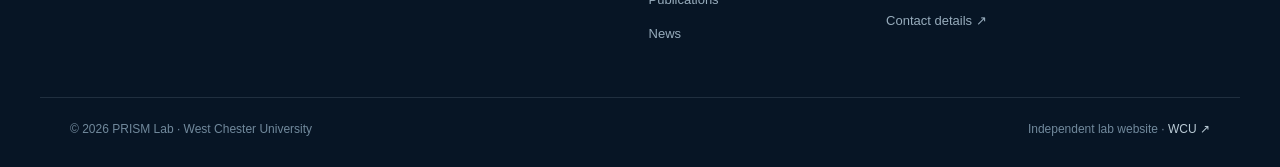
<file: opportunities.html>
<!doctype html>
<html lang="en">
<head>
  <meta charset="utf-8"><meta name="viewport" content="width=device-width, initial-scale=1">
  <meta name="theme-color" content="#101c34"><meta name="description" content="Find undergraduate research and collaboration opportunities with PRISM Lab at West Chester University.">
  <title>Opportunities | PRISM Lab · West Chester University</title>
  <link rel="icon" href="assets/favicon.svg" type="image/svg+xml"><link rel="stylesheet" href="assets/styles.css">
  <script defer src="assets/main.js"></script>
</head>
<body>
  <a href="#main-content" class="skip-link">Skip to content</a>
  <header class="site-header" id="site-header"><div class="container header-inner">
    <a class="brand" href="index.html" aria-label="PRISM Lab, home"><svg class="logo-mark" viewBox="0 0 52 52" role="img" aria-label="PRISM Lab logo"><path d="M26 4 48 44H4L26 4Z" fill="none" stroke="currentColor" stroke-width="2.5" stroke-linejoin="round"/><path d="M26 4 26 44M4 44 26 30 48 44" stroke="currentColor" stroke-opacity=".45" stroke-width="1.8"/><path d="M-1 23H16" stroke="#65e6cd" stroke-width="3"/><path d="M34 23 53 15M34 26 53 26M34 29 53 38" stroke-width="2.8" stroke-linecap="round" stroke="#8e9cff"/></svg><span class="brand-copy"><strong>PRISM<span class="brand-dot">.</span></strong><small>PHOTONICS RESEARCH LAB</small></span></a>
    <button type="button" class="menu-toggle" aria-expanded="false" aria-label="Open navigation" aria-controls="primary-nav"><span></span><span></span><span></span></button>
    <nav class="primary-nav" id="primary-nav" aria-label="Main navigation"><a href="index.html" class="nav-link " >Home</a><a href="research.html" class="nav-link " >Research</a><a href="people.html" class="nav-link " >People</a><a href="publications.html" class="nav-link " >Publications</a><a href="news.html" class="nav-link " >News</a><a href="opportunities.html" class="nav-link active" aria-current=page>Opportunities</a><a href="contact.html" class="nav-link " >Contact</a></nav>
  </div></header>
  <main id="main-content"><section class="page-hero"><div class="page-hero-orb" aria-hidden="true"></div><div class="container"><div class="crumb"><a href="index.html">PRISM Lab</a><span>/</span><span>Opportunities</span></div><div class="eyebrow light"><span class="eyebrow-line"></span>Opportunities</div><h1>Learn, build, and <em>discover.</em></h1><p class="page-hero-lead">PRISM Lab provides opportunities for students to work on research problems at the intersection of biomedical engineering, optics, and computing.</p></div></section><section class="section-pad"><div class="container opportunities-grid"><div><div class="eyebrow">UNDERGRADUATE RESEARCH</div><h2>Interested in joining a project?</h2><p>Students may gain experience in photon transport simulation, Python or MATLAB coding, optical measurements, and scientific communication. Projects are scoped according to a student's background and the needs of the research program.</p><p>Students with interests in biomedical engineering, optics, programming, or numerical modeling are encouraged to get in touch. Funding and openings change over time, so please email to ask about current availability.</p><a class="button button-dark" href="mailto:NNizam811@wcupa.edu?subject=PRISM%20Lab%20Research%20Interest">Ask about opportunities ↗</a></div><div class="opportunity-card"><div class="opportunity-card-head"><span class="round-dot"></span>STUDENT RESEARCH</div><h3>What helps you get started</h3><ul class="check-list"><li>Curiosity about how light interacts with tissue</li><li>Willingness to learn coding or laboratory methods</li><li>Care with measurements, documentation, and analysis</li><li>Interest in presenting what you discover</li></ul><p>No prior experience in all these areas is expected.</p></div></div></section><section class="muted-section section-pad-small"><div class="container support-note"><div><div class="eyebrow">COLLABORATION</div><h2>Research partnerships</h2></div><p>We welcome collaborations in biomedical optics, inverse problems, fluorescence imaging, and applied AI. Please reach out with a short description of the idea or problem you have in mind.</p></div></section></main>
  <footer class="site-footer"><div class="container footer-top"><div><a class="brand footer-brand" href="index.html"><svg class="logo-mark" viewBox="0 0 52 52" role="img" aria-label="PRISM Lab logo"><path d="M26 4 48 44H4L26 4Z" fill="none" stroke="currentColor" stroke-width="2.5" stroke-linejoin="round"/><path d="M26 4 26 44M4 44 26 30 48 44" stroke="currentColor" stroke-opacity=".45" stroke-width="1.8"/><path d="M-1 23H16" stroke="#65e6cd" stroke-width="3"/><path d="M34 23 53 15M34 26 53 26M34 29 53 38" stroke-width="2.8" stroke-linecap="round" stroke="#8e9cff"/></svg><span class="brand-copy"><strong>PRISM<span class="brand-dot">.</span></strong><small>PHOTONICS RESEARCH LAB</small></span></a><p>Photonics Research in Imaging, Sensing, and Modeling<br>Department of Biomedical Engineering · West Chester University</p></div><div class="footer-links"><strong>Explore</strong><a href="research.html">Research</a><a href="people.html">People</a><a href="publications.html">Publications</a><a href="news.html">News</a></div><div class="footer-links"><strong>Get in touch</strong><a href="mailto:NNizam811@wcupa.edu">NNizam811@wcupa.edu</a><span>Sciences &amp; Engineering Center<br>West Chester, Pennsylvania</span><a href="contact.html">Contact details ↗</a></div></div>
  <div class="container footer-bottom"><span>© <span id="year">2026</span> PRISM Lab · West Chester University</span><span>Independent lab website · <a href="https://www.wcupa.edu/" rel="noopener noreferrer" target="_blank">WCU ↗</a></span></div></footer>
</body></html>
</file>
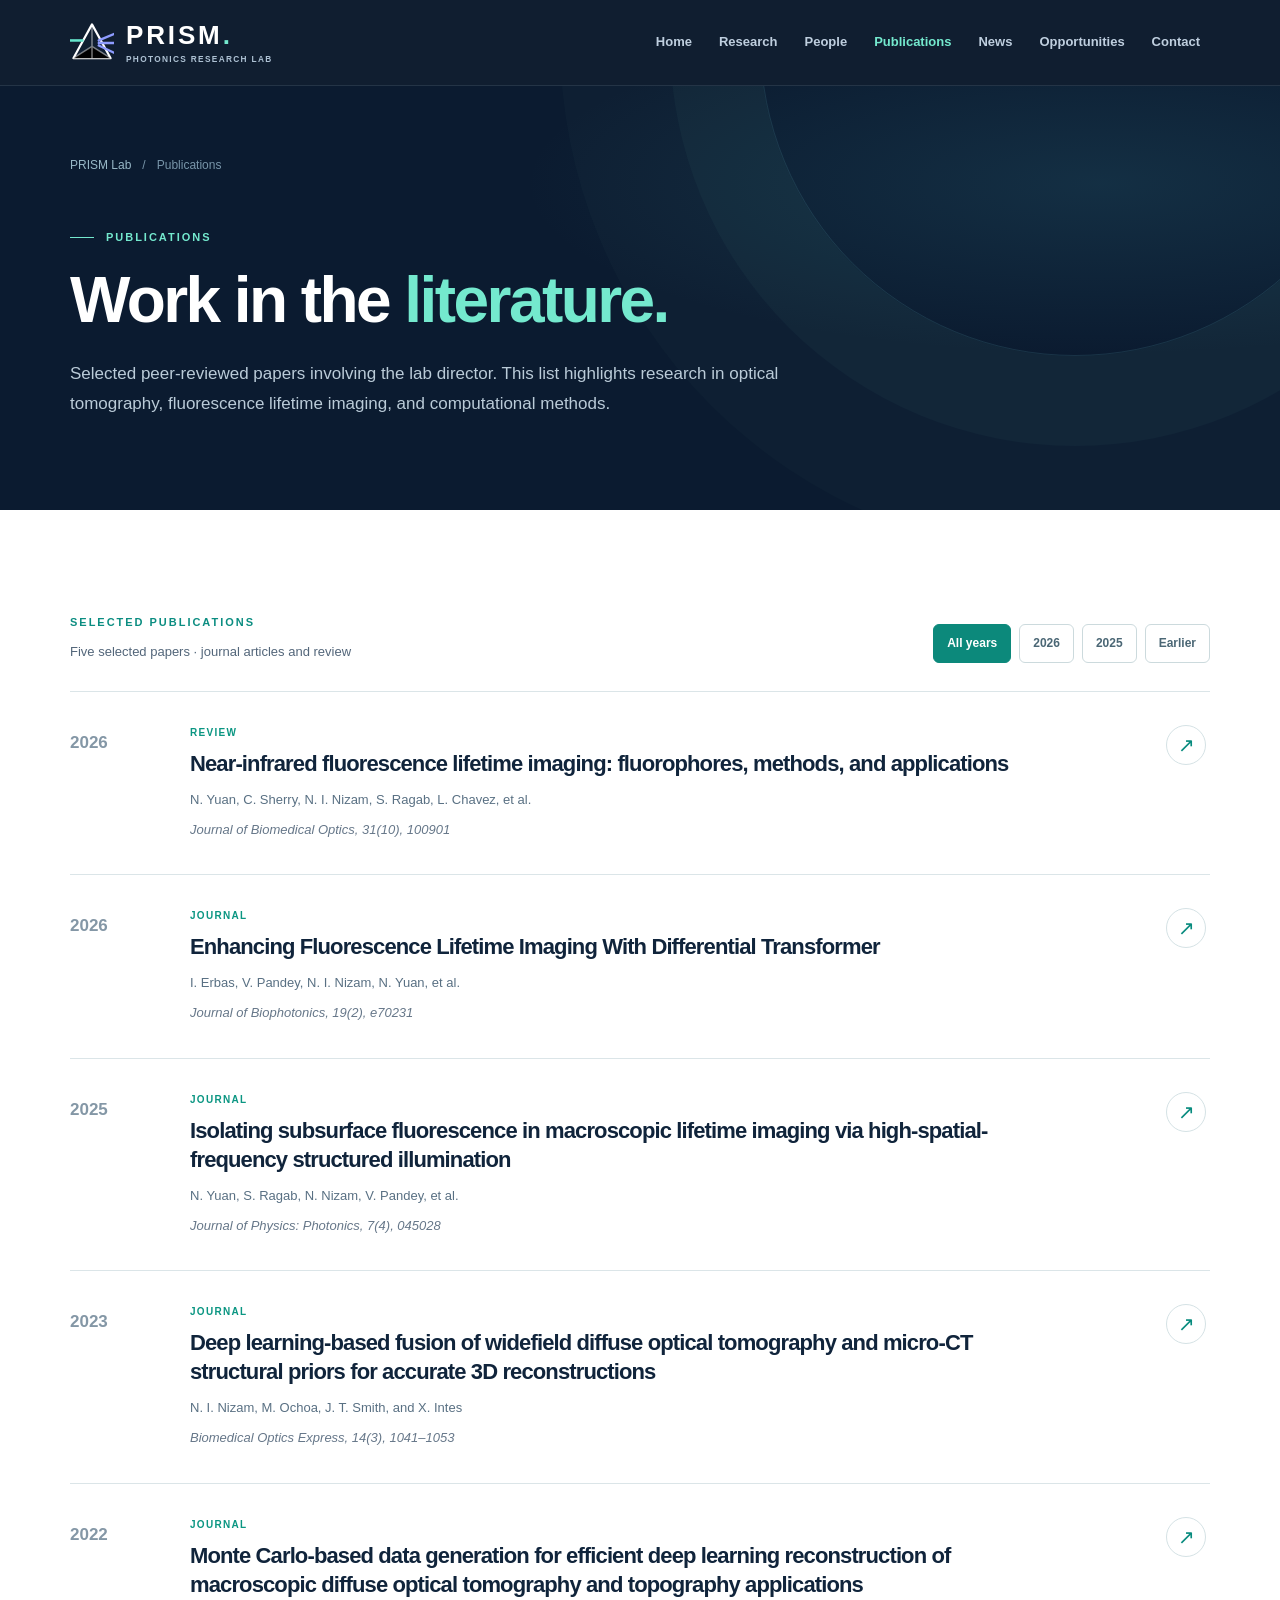
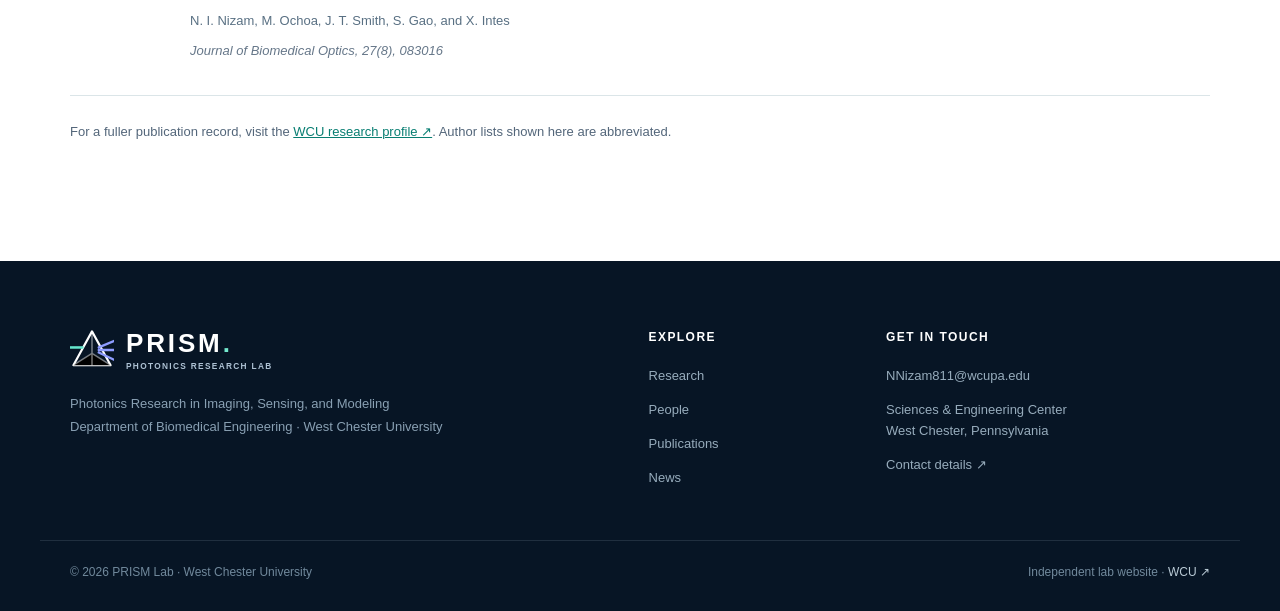
<file: publications.html>
<!doctype html>
<html lang="en">
<head>
  <meta charset="utf-8"><meta name="viewport" content="width=device-width, initial-scale=1">
  <meta name="theme-color" content="#101c34"><meta name="description" content="Selected publications by PRISM Lab director Navid Nizam, including DOT, fluorescence lifetime imaging, and deep learning.">
  <title>Publications | PRISM Lab · West Chester University</title>
  <link rel="icon" href="assets/favicon.svg" type="image/svg+xml"><link rel="stylesheet" href="assets/styles.css">
  <script defer src="assets/main.js"></script>
</head>
<body>
  <a href="#main-content" class="skip-link">Skip to content</a>
  <header class="site-header" id="site-header"><div class="container header-inner">
    <a class="brand" href="index.html" aria-label="PRISM Lab, home"><svg class="logo-mark" viewBox="0 0 52 52" role="img" aria-label="PRISM Lab logo"><path d="M26 4 48 44H4L26 4Z" fill="none" stroke="currentColor" stroke-width="2.5" stroke-linejoin="round"/><path d="M26 4 26 44M4 44 26 30 48 44" stroke="currentColor" stroke-opacity=".45" stroke-width="1.8"/><path d="M-1 23H16" stroke="#65e6cd" stroke-width="3"/><path d="M34 23 53 15M34 26 53 26M34 29 53 38" stroke-width="2.8" stroke-linecap="round" stroke="#8e9cff"/></svg><span class="brand-copy"><strong>PRISM<span class="brand-dot">.</span></strong><small>PHOTONICS RESEARCH LAB</small></span></a>
    <button type="button" class="menu-toggle" aria-expanded="false" aria-label="Open navigation" aria-controls="primary-nav"><span></span><span></span><span></span></button>
    <nav class="primary-nav" id="primary-nav" aria-label="Main navigation"><a href="index.html" class="nav-link " >Home</a><a href="research.html" class="nav-link " >Research</a><a href="people.html" class="nav-link " >People</a><a href="publications.html" class="nav-link active" aria-current=page>Publications</a><a href="news.html" class="nav-link " >News</a><a href="opportunities.html" class="nav-link " >Opportunities</a><a href="contact.html" class="nav-link " >Contact</a></nav>
  </div></header>
  <main id="main-content"><section class="page-hero"><div class="page-hero-orb" aria-hidden="true"></div><div class="container"><div class="crumb"><a href="index.html">PRISM Lab</a><span>/</span><span>Publications</span></div><div class="eyebrow light"><span class="eyebrow-line"></span>Publications</div><h1>Work in the <em>literature.</em></h1><p class="page-hero-lead">Selected peer-reviewed papers involving the lab director. This list highlights research in optical tomography, fluorescence lifetime imaging, and computational methods.</p></div></section><section class="section-pad"><div class="container"><div class="pub-controls"><div><div class="eyebrow">SELECTED PUBLICATIONS</div><p>Five selected papers · journal articles and review</p></div><div class="filter-set" aria-label="Filter publications by year"><button class="filter-button is-active" type="button" data-filter="all" aria-pressed="true">All years</button><button class="filter-button" type="button" data-filter="2026" aria-pressed="false">2026</button><button class="filter-button" type="button" data-filter="2025" aria-pressed="false">2025</button><button class="filter-button" type="button" data-filter="older" aria-pressed="false">Earlier</button></div></div><div class="publications-list"><article class="publication-item" data-year="2026"><div class="pub-year">2026</div><div class="pub-main"><div class="pub-type">REVIEW</div><h3>Near-infrared fluorescence lifetime imaging: fluorophores, methods, and applications</h3><p>N. Yuan, C. Sherry, N. I. Nizam, S. Ragab, L. Chavez, et al.</p><em>Journal of Biomedical Optics, 31(10), 100901</em></div><a class="pub-link" href="https://doi.org/10.1117/1.JBO.31.10.100901" rel="noopener noreferrer" target="_blank" aria-label="Read Near-infrared fluorescence lifetime imaging: fluorophores, methods, and applications">↗</a></article><article class="publication-item" data-year="2026"><div class="pub-year">2026</div><div class="pub-main"><div class="pub-type">JOURNAL</div><h3>Enhancing Fluorescence Lifetime Imaging With Differential Transformer</h3><p>I. Erbas, V. Pandey, N. I. Nizam, N. Yuan, et al.</p><em>Journal of Biophotonics, 19(2), e70231</em></div><a class="pub-link" href="https://doi.org/10.1002/jbio.70231" rel="noopener noreferrer" target="_blank" aria-label="Read Enhancing Fluorescence Lifetime Imaging With Differential Transformer">↗</a></article><article class="publication-item" data-year="2025"><div class="pub-year">2025</div><div class="pub-main"><div class="pub-type">JOURNAL</div><h3>Isolating subsurface fluorescence in macroscopic lifetime imaging via high-spatial-frequency structured illumination</h3><p>N. Yuan, S. Ragab, N. Nizam, V. Pandey, et al.</p><em>Journal of Physics: Photonics, 7(4), 045028</em></div><a class="pub-link" href="https://doi.org/10.1088/2515-7647/ae0aa1" rel="noopener noreferrer" target="_blank" aria-label="Read Isolating subsurface fluorescence in macroscopic lifetime imaging via high-spatial-frequency structured illumination">↗</a></article><article class="publication-item" data-year="2023"><div class="pub-year">2023</div><div class="pub-main"><div class="pub-type">JOURNAL</div><h3>Deep learning-based fusion of widefield diffuse optical tomography and micro-CT structural priors for accurate 3D reconstructions</h3><p>N. I. Nizam, M. Ochoa, J. T. Smith, and X. Intes</p><em>Biomedical Optics Express, 14(3), 1041–1053</em></div><a class="pub-link" href="https://doi.org/10.1364/BOE.480091" rel="noopener noreferrer" target="_blank" aria-label="Read Deep learning-based fusion of widefield diffuse optical tomography and micro-CT structural priors for accurate 3D reconstructions">↗</a></article><article class="publication-item" data-year="2022"><div class="pub-year">2022</div><div class="pub-main"><div class="pub-type">JOURNAL</div><h3>Monte Carlo-based data generation for efficient deep learning reconstruction of macroscopic diffuse optical tomography and topography applications</h3><p>N. I. Nizam, M. Ochoa, J. T. Smith, S. Gao, and X. Intes</p><em>Journal of Biomedical Optics, 27(8), 083016</em></div><a class="pub-link" href="https://doi.org/10.1117/1.JBO.27.8.083016" rel="noopener noreferrer" target="_blank" aria-label="Read Monte Carlo-based data generation for efficient deep learning reconstruction of macroscopic diffuse optical tomography and topography applications">↗</a></article></div><p class="pub-footnote">For a fuller publication record, visit the <a href="https://www.wcupa.edu/_admin/research/forms/ram-research-directory/profile.aspx?id=706" target="_blank" rel="noopener noreferrer">WCU research profile ↗</a>. Author lists shown here are abbreviated.</p></div></section></main>
  <footer class="site-footer"><div class="container footer-top"><div><a class="brand footer-brand" href="index.html"><svg class="logo-mark" viewBox="0 0 52 52" role="img" aria-label="PRISM Lab logo"><path d="M26 4 48 44H4L26 4Z" fill="none" stroke="currentColor" stroke-width="2.5" stroke-linejoin="round"/><path d="M26 4 26 44M4 44 26 30 48 44" stroke="currentColor" stroke-opacity=".45" stroke-width="1.8"/><path d="M-1 23H16" stroke="#65e6cd" stroke-width="3"/><path d="M34 23 53 15M34 26 53 26M34 29 53 38" stroke-width="2.8" stroke-linecap="round" stroke="#8e9cff"/></svg><span class="brand-copy"><strong>PRISM<span class="brand-dot">.</span></strong><small>PHOTONICS RESEARCH LAB</small></span></a><p>Photonics Research in Imaging, Sensing, and Modeling<br>Department of Biomedical Engineering · West Chester University</p></div><div class="footer-links"><strong>Explore</strong><a href="research.html">Research</a><a href="people.html">People</a><a href="publications.html">Publications</a><a href="news.html">News</a></div><div class="footer-links"><strong>Get in touch</strong><a href="mailto:NNizam811@wcupa.edu">NNizam811@wcupa.edu</a><span>Sciences &amp; Engineering Center<br>West Chester, Pennsylvania</span><a href="contact.html">Contact details ↗</a></div></div>
  <div class="container footer-bottom"><span>© <span id="year">2026</span> PRISM Lab · West Chester University</span><span>Independent lab website · <a href="https://www.wcupa.edu/" rel="noopener noreferrer" target="_blank">WCU ↗</a></span></div></footer>
</body></html>
</file>
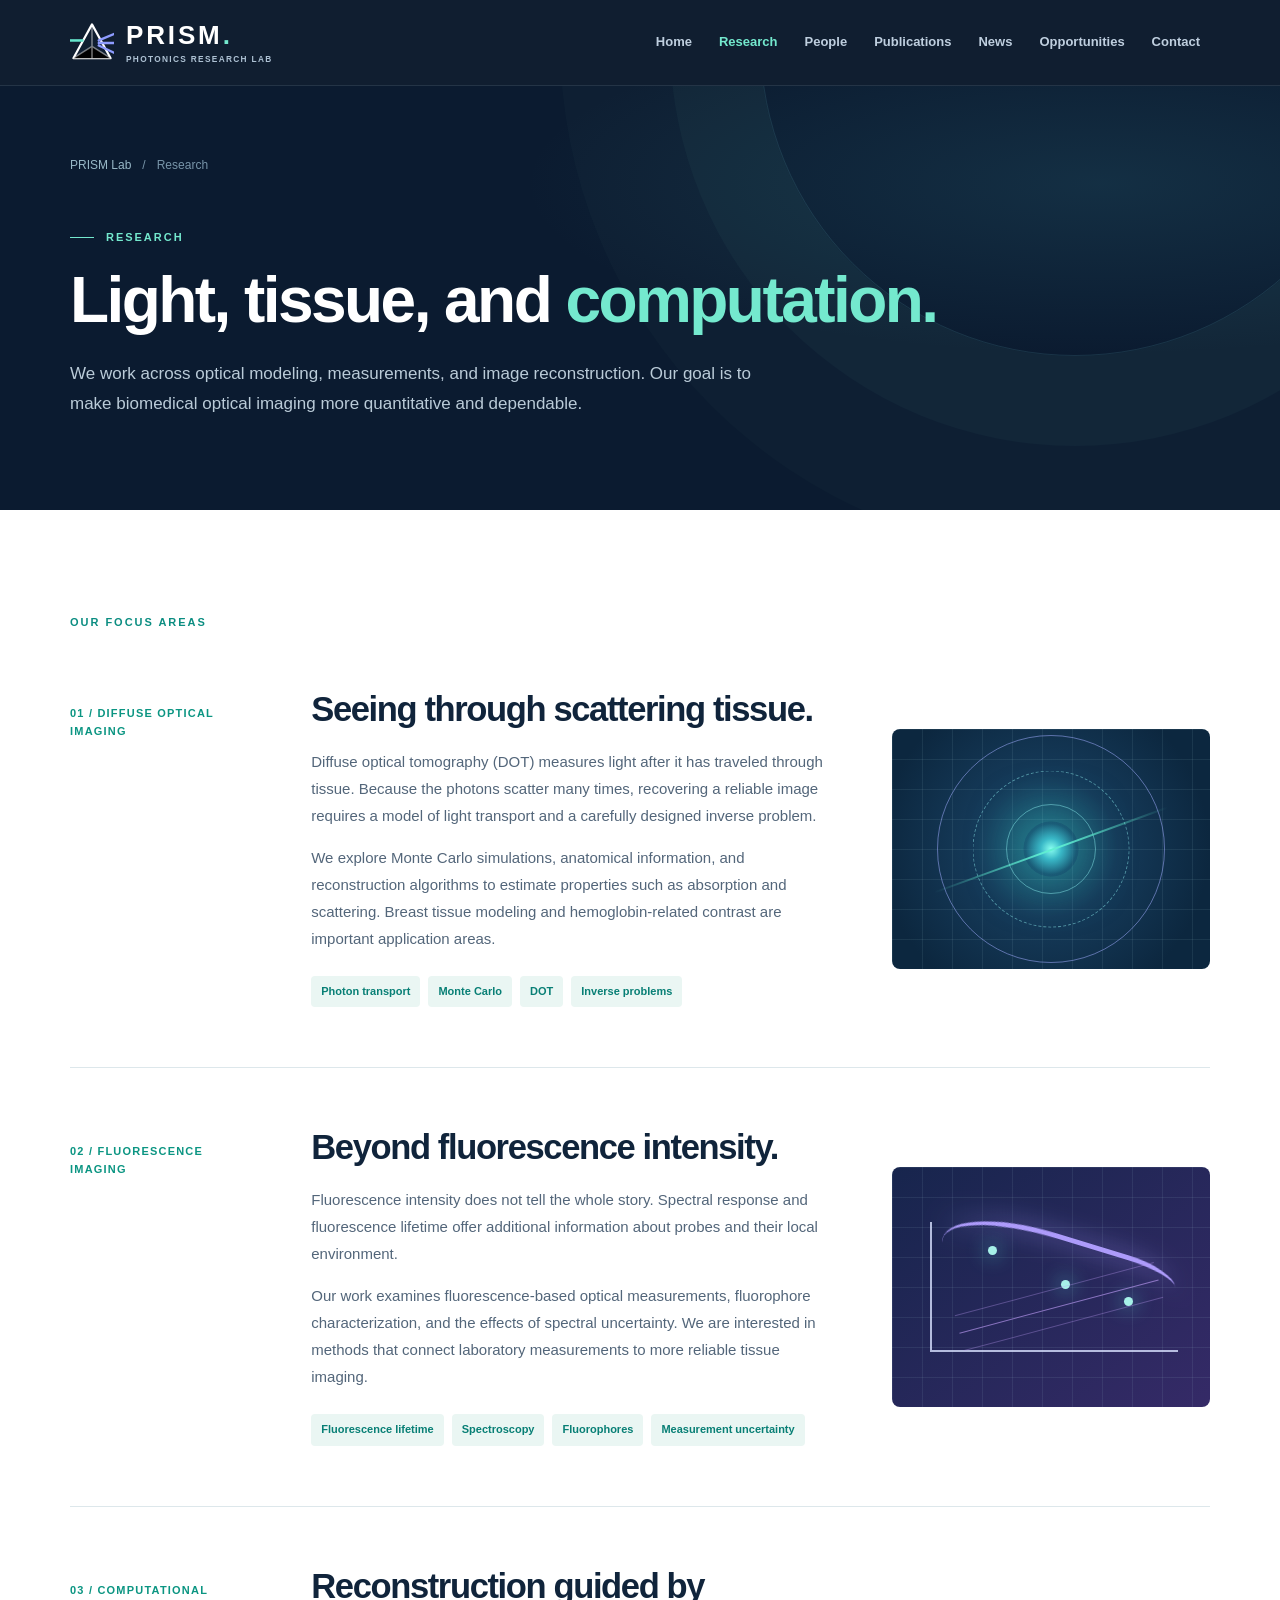
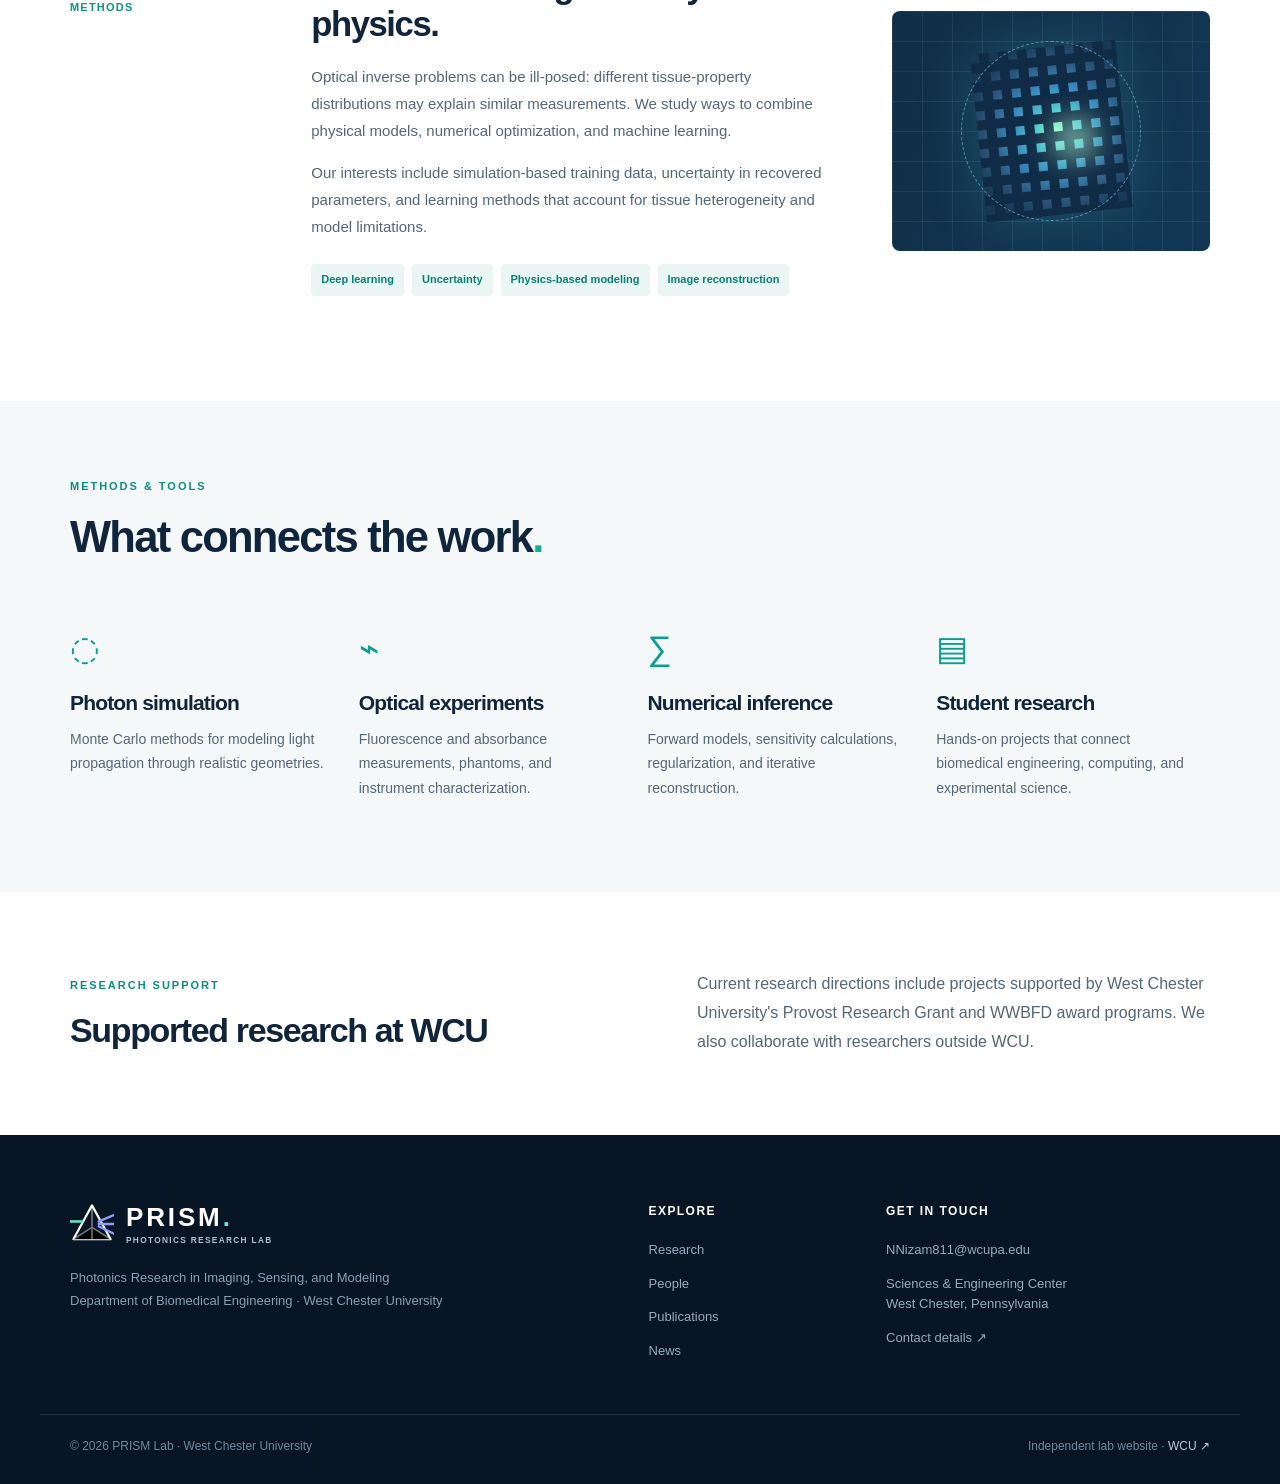
<file: research.html>
<!doctype html>
<html lang="en">
<head>
  <meta charset="utf-8"><meta name="viewport" content="width=device-width, initial-scale=1">
  <meta name="theme-color" content="#101c34"><meta name="description" content="Explore PRISM Lab work in diffuse optical tomography, fluorescence lifetime imaging, Monte Carlo simulation, and physics-guided AI.">
  <title>Research | PRISM Lab · West Chester University</title>
  <link rel="icon" href="assets/favicon.svg" type="image/svg+xml"><link rel="stylesheet" href="assets/styles.css">
  <script defer src="assets/main.js"></script>
</head>
<body>
  <a href="#main-content" class="skip-link">Skip to content</a>
  <header class="site-header" id="site-header"><div class="container header-inner">
    <a class="brand" href="index.html" aria-label="PRISM Lab, home"><svg class="logo-mark" viewBox="0 0 52 52" role="img" aria-label="PRISM Lab logo"><path d="M26 4 48 44H4L26 4Z" fill="none" stroke="currentColor" stroke-width="2.5" stroke-linejoin="round"/><path d="M26 4 26 44M4 44 26 30 48 44" stroke="currentColor" stroke-opacity=".45" stroke-width="1.8"/><path d="M-1 23H16" stroke="#65e6cd" stroke-width="3"/><path d="M34 23 53 15M34 26 53 26M34 29 53 38" stroke-width="2.8" stroke-linecap="round" stroke="#8e9cff"/></svg><span class="brand-copy"><strong>PRISM<span class="brand-dot">.</span></strong><small>PHOTONICS RESEARCH LAB</small></span></a>
    <button type="button" class="menu-toggle" aria-expanded="false" aria-label="Open navigation" aria-controls="primary-nav"><span></span><span></span><span></span></button>
    <nav class="primary-nav" id="primary-nav" aria-label="Main navigation"><a href="index.html" class="nav-link " >Home</a><a href="research.html" class="nav-link active" aria-current=page>Research</a><a href="people.html" class="nav-link " >People</a><a href="publications.html" class="nav-link " >Publications</a><a href="news.html" class="nav-link " >News</a><a href="opportunities.html" class="nav-link " >Opportunities</a><a href="contact.html" class="nav-link " >Contact</a></nav>
  </div></header>
  <main id="main-content"><section class="page-hero"><div class="page-hero-orb" aria-hidden="true"></div><div class="container"><div class="crumb"><a href="index.html">PRISM Lab</a><span>/</span><span>Research</span></div><div class="eyebrow light"><span class="eyebrow-line"></span>Research</div><h1>Light, tissue, and <em>computation.</em></h1><p class="page-hero-lead">We work across optical modeling, measurements, and image reconstruction. Our goal is to make biomedical optical imaging more quantitative and dependable.</p></div></section><section class="section-pad"><div class="container"><div class="eyebrow">OUR FOCUS AREAS</div><div class="research-detail" id="tomography"><div class="detail-index">01 / DIFFUSE OPTICAL IMAGING</div><div><h2>Seeing through scattering tissue.</h2><p>Diffuse optical tomography (DOT) measures light after it has traveled through tissue. Because the photons scatter many times, recovering a reliable image requires a model of light transport and a carefully designed inverse problem.</p><p>We explore Monte Carlo simulations, anatomical information, and reconstruction algorithms to estimate properties such as absorption and scattering. Breast tissue modeling and hemoglobin-related contrast are important application areas.</p><div class="tag-row"><span>Photon transport</span><span>Monte Carlo</span><span>DOT</span><span>Inverse problems</span></div></div><div class="detail-art art-tomography"><span class="visual-orbit one"></span><span class="visual-orbit two"></span><span class="visual-orbit three"></span><span class="visual-core"></span></div></div>
<div class="research-detail" id="fluorescence"><div class="detail-index">02 / FLUORESCENCE IMAGING</div><div><h2>Beyond fluorescence intensity.</h2><p>Fluorescence intensity does not tell the whole story. Spectral response and fluorescence lifetime offer additional information about probes and their local environment.</p><p>Our work examines fluorescence-based optical measurements, fluorophore characterization, and the effects of spectral uncertainty. We are interested in methods that connect laboratory measurements to more reliable tissue imaging.</p><div class="tag-row"><span>Fluorescence lifetime</span><span>Spectroscopy</span><span>Fluorophores</span><span>Measurement uncertainty</span></div></div><div class="detail-art art-fluorescence"><span class="decay-wave"></span><span class="wave-dot a"></span><span class="wave-dot b"></span><span class="wave-dot c"></span></div></div>
<div class="research-detail" id="ai"><div class="detail-index">03 / COMPUTATIONAL METHODS</div><div><h2>Reconstruction guided by physics.</h2><p>Optical inverse problems can be ill-posed: different tissue-property distributions may explain similar measurements. We study ways to combine physical models, numerical optimization, and machine learning.</p><p>Our interests include simulation-based training data, uncertainty in recovered parameters, and learning methods that account for tissue heterogeneity and model limitations.</p><div class="tag-row"><span>Deep learning</span><span>Uncertainty</span><span>Physics-based modeling</span><span>Image reconstruction</span></div></div><div class="detail-art art-reconstruction"><div class="pixel-map"></div><div class="pixel-center"></div><div class="recon-ring"></div></div></div></div></section>
<section class="muted-section section-pad-small"><div class="container"><div class="section-heading"><div><div class="eyebrow">METHODS &amp; TOOLS</div><h2>What connects the work<span class="accent-period">.</span></h2></div></div><div class="method-grid"><div><span class="method-icon">◌</span><h3>Photon simulation</h3><p>Monte Carlo methods for modeling light propagation through realistic geometries.</p></div><div><span class="method-icon">⌁</span><h3>Optical experiments</h3><p>Fluorescence and absorbance measurements, phantoms, and instrument characterization.</p></div><div><span class="method-icon">∑</span><h3>Numerical inference</h3><p>Forward models, sensitivity calculations, regularization, and iterative reconstruction.</p></div><div><span class="method-icon">▤</span><h3>Student research</h3><p>Hands-on projects that connect biomedical engineering, computing, and experimental science.</p></div></div></div></section>
<section class="section-pad-small"><div class="container support-note"><div><div class="eyebrow">RESEARCH SUPPORT</div><h2>Supported research at WCU</h2></div><p>Current research directions include projects supported by West Chester University's Provost Research Grant and WWBFD award programs. We also collaborate with researchers outside WCU.</p></div></section></main>
  <footer class="site-footer"><div class="container footer-top"><div><a class="brand footer-brand" href="index.html"><svg class="logo-mark" viewBox="0 0 52 52" role="img" aria-label="PRISM Lab logo"><path d="M26 4 48 44H4L26 4Z" fill="none" stroke="currentColor" stroke-width="2.5" stroke-linejoin="round"/><path d="M26 4 26 44M4 44 26 30 48 44" stroke="currentColor" stroke-opacity=".45" stroke-width="1.8"/><path d="M-1 23H16" stroke="#65e6cd" stroke-width="3"/><path d="M34 23 53 15M34 26 53 26M34 29 53 38" stroke-width="2.8" stroke-linecap="round" stroke="#8e9cff"/></svg><span class="brand-copy"><strong>PRISM<span class="brand-dot">.</span></strong><small>PHOTONICS RESEARCH LAB</small></span></a><p>Photonics Research in Imaging, Sensing, and Modeling<br>Department of Biomedical Engineering · West Chester University</p></div><div class="footer-links"><strong>Explore</strong><a href="research.html">Research</a><a href="people.html">People</a><a href="publications.html">Publications</a><a href="news.html">News</a></div><div class="footer-links"><strong>Get in touch</strong><a href="mailto:NNizam811@wcupa.edu">NNizam811@wcupa.edu</a><span>Sciences &amp; Engineering Center<br>West Chester, Pennsylvania</span><a href="contact.html">Contact details ↗</a></div></div>
  <div class="container footer-bottom"><span>© <span id="year">2026</span> PRISM Lab · West Chester University</span><span>Independent lab website · <a href="https://www.wcupa.edu/" rel="noopener noreferrer" target="_blank">WCU ↗</a></span></div></footer>
</body></html>
</file>
<file: assets/styles.css>
/* PRISM Lab — independent, dependency-free static site */
:root{--ink:#10243b;--navy:#0b172b;--deep:#071322;--muted:#627389;--teal:#12a98b;--mint:#74e9ce;--blue:#8e9cfa;--paper:#fff;--pale:#f4f7fa;--border:#dce5eb;--max:1200px;--radius:16px}
*{box-sizing:border-box}html{scroll-behavior:smooth;scroll-padding-top:90px}body{margin:0;color:var(--ink);background:var(--paper);font-family:Inter,"Aptos","Segoe UI",Arial,sans-serif;-webkit-font-smoothing:antialiased;line-height:1.6}a{color:inherit;text-decoration:none}button{font:inherit}img,svg{max-width:100%}::selection{background:#b4f4e7;color:#0b172b}.container{max-width:var(--max);padding:0 30px;margin:0 auto}.skip-link{position:absolute;left:10px;top:-90px;background:#fff;padding:10px 20px;z-index:100}.skip-link:focus{top:10px}
.site-header{position:sticky;z-index:80;top:0;height:86px;background:rgba(9,23,42,.97);border-bottom:1px solid rgba(176,211,228,.12);backdrop-filter:blur(15px)}.header-inner{display:flex;align-items:center;justify-content:space-between;height:100%;gap:26px}.brand{display:flex;align-items:center;gap:12px;color:white;min-width:190px}.logo-mark{width:44px;height:44px;flex-shrink:0}.brand-copy{display:flex;flex-direction:column;line-height:1.08}.brand-copy strong{font-size:26px;letter-spacing:.11em;font-weight:800}.brand-dot{color:var(--mint)}.brand-copy small{font-size:8.3px;letter-spacing:.16em;font-weight:700;color:#aec2d4;margin-top:5px}.primary-nav{display:flex;align-items:center;gap:7px}.nav-link{color:#bfcfdf;font-size:13px;font-weight:600;white-space:nowrap;padding:12px 10px;border-radius:8px;transition:background .2s,color .2s}.nav-link:hover,.nav-link:focus-visible{color:#fff;background:rgba(255,255,255,.08)}.nav-link.active{color:var(--mint)}.menu-toggle{display:none}
.eyebrow{display:flex;align-items:center;gap:12px;font-size:11px;line-height:1.4;letter-spacing:.18em;font-weight:800;color:#0b8d81;text-transform:uppercase}.eyebrow.light{color:var(--mint)}.eyebrow-line{width:24px;height:1px;background:var(--mint);flex-shrink:0}h1,h2,h3,p{margin-top:0}h1,h2,h3{line-height:1.12;letter-spacing:-.04em}h2{font-size:clamp(31px,3.4vw,49px);font-weight:750}h3{font-size:22px;font-weight:730}p{color:#53667a}.section-pad{padding:105px 0}.section-pad-small{padding:78px 0}.text-link{display:inline-flex;align-items:center;gap:20px;color:#087e72;font-size:14px;font-weight:750;border-bottom:1px solid currentColor;padding-bottom:7px}.text-link:hover{gap:26px}.text-link span{transition:transform .2s}.text-link:hover span{transform:translate(3px,-3px)}.button{display:inline-flex;align-items:center;justify-content:center;gap:22px;padding:15px 22px;border-radius:7px;font-weight:750;font-size:14px;line-height:1.35;transition:transform .22s,background .22s,box-shadow .22s}.button:hover{transform:translateY(-2px)}.button-primary{background:var(--mint);color:#09253c;box-shadow:0 12px 28px rgba(45,219,177,.09)}.button-primary:hover{background:#a0f9e5;box-shadow:0 14px 32px rgba(45,219,177,.15)}.button-ghost{border:1px solid rgba(180,227,238,.3);color:#eefbff;background:rgba(255,255,255,.035)}.button-ghost:hover{background:rgba(255,255,255,.1)}.button-outline-light{border:1px solid rgba(214,242,245,.5);color:#eefaf9}.button-dark{background:#14283f;color:#fff}.button-dark:hover{background:#285371}
/* Homepage hero */
.hero{min-height:666px;background:radial-gradient(ellipse at 77% 46%,rgba(26,83,104,.32),transparent 46%),linear-gradient(138deg,#0b192d 0%,#081829 55%,#101b36 100%);color:white;position:relative;overflow:hidden}.hero-noise{position:absolute;inset:0;pointer-events:none;background-image:radial-gradient(circle at 12% 20%,rgba(110,237,204,.075) 1px,transparent 1px);background-size:23px 23px;mask-image:linear-gradient(to right,transparent 15%,black 100%)}.hero-grid{min-height:646px;display:grid;grid-template-columns:1.07fr 1fr;align-items:center;gap:14px;padding-top:45px;padding-bottom:55px;position:relative}.hero-content{z-index:2}.hero-content .eyebrow{margin-bottom:33px;font-size:10px;letter-spacing:.155em}.hero-overline{color:#8db0c4;font-size:12px;letter-spacing:.12em;font-weight:650;line-height:1.6;margin-bottom:17px}.hero h1{font-size:clamp(58px,6.1vw,91px);letter-spacing:-.07em;font-weight:790;line-height:1.045;margin-bottom:28px}.hero h1 em,.page-hero h1 em{color:var(--mint);font-style:normal}.hero-lead{color:#bacbda;font-size:17px;line-height:1.72;max-width:530px;margin-bottom:31px}.hero-actions{display:flex;flex-wrap:wrap;gap:14px}.hero-bottom{margin-top:49px;display:flex;align-items:center;gap:12px;color:#8196aa;font-size:12px;line-height:1.5}.round-dot{display:inline-block;width:7px;height:7px;border-radius:50%;background:var(--mint);box-shadow:0 0 0 5px rgba(94,223,190,.11)}.mini-divider{height:3px;width:3px;border-radius:50%;background:#688098}.hero-graphic{position:relative;display:flex;align-items:center;justify-content:center;min-width:0}.hero-science{width:min(100%,620px);filter:drop-shadow(0 20px 40px rgba(0,0,0,.13))}.graphic-caption{position:absolute;bottom:6%;left:9%;display:flex;gap:18px;color:#a0b4ca;font-size:9px;letter-spacing:.15em;font-weight:700}.graphic-caption span{color:#668498}.hero-scrolldown{position:absolute;bottom:23px;left:50%;transform:translateX(-50%);color:#69859b;display:flex;gap:13px;align-items:center;font-size:9px;font-weight:800;letter-spacing:.2em}.hero-scrolldown span{font-size:18px;color:var(--mint)}.pulse{transform-origin:310px 262px;animation:soft-pulse 4s ease-in-out infinite}.scatter-points{animation:shimmer 4s ease-in-out infinite alternate}.beams{animation:beams-glow 5s ease-in-out infinite alternate}@keyframes soft-pulse{50%{opacity:.6}}@keyframes shimmer{50%{opacity:.4}}@keyframes beams-glow{50%{opacity:.58}}
/* Mission and research */
.two-col-intro{display:grid;grid-template-columns:1fr .9fr;gap:12%;align-items:center}.two-col-intro .eyebrow{margin-bottom:25px}.two-col-intro h2{max-width:540px;margin:0}.accent-text{color:#119a85}.mission-copy p{font-size:16px;line-height:1.85;margin:0 0 20px}.mission-copy .text-link{margin-top:12px}.approach{background:#f1f6f8;border-top:1px solid #e5eff2;border-bottom:1px solid #e5eff2}.approach-header{display:flex;align-items:center;justify-content:space-between;margin-bottom:29px}.approach-trace{font-size:11px;font-weight:800;letter-spacing:.16em;color:#91a7b4}.approach-trace span{padding:0 10px;color:#18a18b}.approach-grid{display:grid;grid-template-columns:repeat(3,1fr)}.approach-item{border-right:1px solid #d4e1e8;padding:15px 45px 8px 0;margin-right:45px;position:relative}.approach-item:last-child{border-right:0;margin-right:0;padding-right:0}.approach-number{font-size:11px;color:#8ca2af;font-weight:850;letter-spacing:.1em}.approach-icon{display:block;font-size:46px;font-weight:250;color:#0e987e;line-height:1.4;margin:18px 0 10px}.approach-item h3{font-size:25px;margin:0 0 12px}.approach-item p{font-size:14px;margin:0;line-height:1.72}.section-heading{display:flex;justify-content:space-between;align-items:end;gap:20px;margin-bottom:37px}.section-heading .eyebrow{margin-bottom:19px}.section-heading h2{margin:0}.section-heading>.text-link{margin-bottom:9px}.accent-period{color:#15ae92}.research-grid{display:grid;grid-template-columns:repeat(3,1fr);gap:20px}.research-card{display:flex;flex-direction:column;overflow:hidden;border:1px solid var(--border);border-radius:12px;transition:transform .2s,box-shadow .2s;border-color:#e0e8ed}.research-card:hover{transform:translateY(-5px);box-shadow:0 15px 35px #132f4a16}.research-art{height:225px;position:relative;overflow:hidden;background:#102b46}.research-art:before,.detail-art:before{content:"";position:absolute;inset:0;background-image:linear-gradient(rgba(199,247,252,.08) 1px,transparent 1px),linear-gradient(90deg,rgba(199,247,252,.08) 1px,transparent 1px);background-size:30px 30px}.research-card-body{padding:28px 28px 25px;display:flex;flex:1;flex-direction:column}.card-kicker{color:#099d88;font-size:10px;font-weight:850;letter-spacing:.13em}.research-card h3{font-size:25px;line-height:1.15;margin:13px 0 14px}.research-card p{font-size:14px;line-height:1.76;margin-bottom:22px}.card-arrow{margin-top:auto;color:#0c897b;font-weight:800;font-size:13px}.art-tomography{background:radial-gradient(circle at 48% 49%,#1e657f 0%,#153a59 35%,#0c273f 80%)}.visual-orbit{position:absolute;display:block;border:1px solid rgba(131,221,225,.54);border-radius:50%;left:50%;top:50%;transform:translate(-50%,-50%)}.visual-orbit.one{width:90px;height:90px}.visual-orbit.two{width:157px;height:157px;border-style:dashed}.visual-orbit.three{width:228px;height:228px;border-color:rgba(155,168,248,.55)}.visual-core{position:absolute;left:50%;top:50%;height:55px;width:55px;border-radius:50%;background:radial-gradient(circle,#88fff0 0%,#39b8c7 27%,rgba(25,102,128,.4) 65%,transparent 100%);transform:translate(-50%,-50%);box-shadow:0 0 55px #3ddfc790}.art-tomography:after{content:"";position:absolute;top:50%;left:11%;width:78%;height:2px;transform:rotate(-20deg);background:linear-gradient(90deg,transparent,#60efd2,transparent)}.art-fluorescence{background:linear-gradient(135deg,#17254d,#352a67)}.decay-wave{position:absolute;inset:20%;left:12%;top:23%;width:78%;height:54%;border-left:2px solid rgba(217,226,255,.8);border-bottom:2px solid rgba(217,226,255,.8)}.decay-wave:after{content:"";position:absolute;left:4%;top:9%;height:65%;width:95%;border:solid #ad9bfb;border-width:5px 0 0 0;transform:skewY(17deg);border-radius:50% 20% 50% 10%;filter:drop-shadow(0 0 12px rgba(169,154,255,.8))}.art-fluorescence:after{content:"";position:absolute;width:65%;height:1px;top:58%;left:20%;background:#be9cf6;transform:rotate(-15deg);opacity:.65;box-shadow:0 18px 0 #be9cf688,0 -18px 0 #be9cf688}.wave-dot{position:absolute;height:9px;width:9px;background:#a6f1e8;border-radius:50%;box-shadow:0 0 20px #66f2ec}.wave-dot.a{top:33%;left:30%}.wave-dot.b{top:47%;left:53%}.wave-dot.c{top:54%;left:73%}.art-reconstruction{background:linear-gradient(115deg,#102e47,#123755)}.pixel-map{position:absolute;inset:15% 27%;background-image:linear-gradient(90deg,transparent 48%,#102b46 50%),linear-gradient(transparent 48%,#102b46 50%),radial-gradient(circle at 54% 50%,#99f5cd 1%,#50c9ce 17%,#3a8cc0 38%,#2c567b 61%,#183855 80%);background-size:19px 19px,19px 19px,100% 100%;box-shadow:0 0 60px #54ccdb33;transform:rotate(-6deg)}.pixel-center{position:absolute;left:52%;top:46%;height:34px;width:34px;background:#b2ffda;border-radius:50%;filter:blur(16px)}.recon-ring{position:absolute;width:180px;height:180px;top:50%;left:50%;border:1px dashed #99dcfa88;border-radius:50%;transform:translate(-50%,-50%)}
/* Featured publication and news */
.feature-band{padding:86px 0;background:#12283f;position:relative;overflow:hidden;color:#fff}.feature-band:before{content:"";position:absolute;width:650px;height:650px;border:1px solid #ffffff16;border-radius:50%;top:-360px;right:-20px;box-shadow:0 0 0 90px #ffffff08,0 0 0 180px #ffffff05}.feature-grid{display:grid;grid-template-columns:1.55fr .7fr;align-items:center;gap:95px;position:relative}.feature-grid .eyebrow{margin-bottom:18px}.feature-grid h2{font-size:clamp(28px,3vw,42px);max-width:760px;font-weight:750;line-height:1.19}.feature-grid p{color:#becbd9;max-width:700px;line-height:1.8;margin-bottom:24px}.feature-journal{background:#0b2136;border:1px solid #375066;padding:31px;min-height:265px;display:flex;flex-direction:column;justify-content:end;border-radius:8px;position:relative;transform:rotate(2deg);box-shadow:0 18px 60px #0003}.journal-glyph{position:absolute;right:29px;top:0;font-family:Georgia,serif;color:#77e6d4;opacity:.7;font-size:106px;line-height:1.2}.feature-journal span,.feature-journal small{color:#aab9ca;font-size:10px;letter-spacing:.12em;font-weight:750}.feature-journal strong{font-size:25px;line-height:1.2;margin:15px 0 25px}.news-grid{display:grid;grid-template-columns:1fr 1fr;gap:20px}.news-card{border:1px solid #dce6ea;padding:35px;display:flex;flex-direction:column;min-height:275px;transition:background .2s,transform .2s}.news-card:hover{background:#f5faf9;transform:translateY(-3px)}.news-meta,.news-date{font-size:11px;letter-spacing:.12em;font-weight:800;color:#0c8d7c;display:flex;align-items:center;gap:16px}.news-meta span,.news-date span{color:#899dab}.news-card h3{font-size:27px;line-height:1.28;margin:28px 0 30px}.news-link{margin-top:auto;font-size:13px;font-weight:750;color:#0b8b7c}.closing-cta{background:radial-gradient(circle at 85% 20%,#174f58 0%,transparent 38%),#09263c;color:#fff;text-align:center;padding:94px 0}.closing-inner{display:flex;align-items:center;flex-direction:column}.closing-cta h2{margin:16px 0 16px}.closing-cta p{color:#becbd9;max-width:520px;margin:0 0 28px}
/* Footer */
.site-footer{background:#071525;color:#d8e6f0}.footer-top{padding:67px 30px 52px;display:grid;grid-template-columns:1.55fr .55fr .95fr;gap:50px}.footer-brand{margin-bottom:20px}.footer-top p{font-size:13px;color:#89a0b3;line-height:1.8;margin:0}.footer-links{display:flex;flex-direction:column;gap:13px;color:#97acbc;font-size:13px}.footer-links strong{color:white;font-size:12px;letter-spacing:.12em;text-transform:uppercase;margin-bottom:6px}.footer-links a:hover{color:var(--mint)}.footer-bottom{border-top:1px solid rgba(212,234,243,.12);padding:22px 30px 28px;display:flex;justify-content:space-between;gap:20px;color:#71899c;font-size:12px}.footer-bottom a{color:#bacbd6}
/* Secondary hero */
.page-hero{background:radial-gradient(ellipse at 86% 23%,rgba(54,128,146,.2),transparent 37%),#0b1b30;color:white;padding:70px 0 91px;overflow:hidden;position:relative}.page-hero-orb{position:absolute;width:630px;height:630px;border:1px solid rgba(126,218,220,.13);border-radius:50%;top:-360px;right:-110px;box-shadow:0 0 0 90px rgba(130,233,211,.03),0 0 0 200px rgba(130,233,211,.02)}.page-hero .container{position:relative}.crumb{color:#7895a9;font-size:12px;display:flex;gap:11px;margin-bottom:55px}.crumb a{color:#98b8c7}.page-hero .eyebrow{margin-bottom:19px}.page-hero h1{font-size:clamp(44px,5vw,69px);font-weight:790;max-width:900px;margin:0 0 23px}.page-hero-lead{color:#bacbd8;font-size:17px;line-height:1.75;max-width:720px;margin:0}
/* Research detail */
.research-detail{scroll-margin-top:100px;display:grid;grid-template-columns:.58fr 1.65fr 1fr;gap:5%;padding:60px 0;border-bottom:1px solid #dde7eb;align-items:start}.research-detail:first-of-type{padding-top:42px}.research-detail:last-child{border-bottom:0;padding-bottom:0}.detail-index{color:#0b9582;font-size:11px;font-weight:800;letter-spacing:.11em;padding-top:15px}.research-detail h2{font-size:clamp(28px,2.7vw,40px);margin-bottom:19px}.research-detail p{font-size:15px;line-height:1.8;max-width:590px}.tag-row{display:flex;gap:8px;flex-wrap:wrap;margin-top:24px}.tag-row span{background:#eaf6f3;color:#087f75;font-size:11px;font-weight:700;padding:7px 10px;border-radius:4px}.detail-art{height:240px;position:relative;overflow:hidden;align-self:center;border-radius:8px}.detail-art.art-fluorescence{background:linear-gradient(140deg,#17254d,#352a67)}.muted-section{background:#f4f8f9}.method-grid{display:grid;grid-template-columns:repeat(4,1fr);gap:15px}.method-grid>div{padding:22px 15px 0 0}.method-icon{display:block;font-size:34px;color:#0b9e90;margin-bottom:16px}.method-grid h3{font-size:21px;margin-bottom:12px}.method-grid p{font-size:14px;line-height:1.75}.support-note{display:grid;grid-template-columns:1fr 1fr;gap:10%;align-items:center}.support-note .eyebrow{margin-bottom:18px}.support-note h2{font-size:34px;margin:0}.support-note p{font-size:16px;line-height:1.8;margin:0}
/* People */
.pi-grid{display:grid;grid-template-columns:.8fr 1.3fr;gap:8%;align-items:center;margin-top:34px}.portrait-placeholder{height:490px;display:flex;align-items:center;justify-content:center;flex-direction:column;position:relative;border-radius:8px;overflow:hidden;background:radial-gradient(circle at 52% 35%,#1d5675,#10304a 56%,#0b2237);border:1px solid #dce5eb}.portrait-placeholder:before{content:"";position:absolute;left:50%;top:48%;border:1px solid #4b94a0;border-radius:50%;width:280px;height:280px;transform:translate(-50%,-50%);box-shadow:0 0 0 64px rgba(102,213,221,.07),0 0 0 128px rgba(102,213,221,.035)}.portrait-monogram{font-size:120px;color:#9aeada;font-weight:800;letter-spacing:-.14em;position:relative;line-height:1;margin-right:24px}.portrait-placeholder small{position:absolute;bottom:17px;font-size:9px;color:#b7d3df;letter-spacing:.15em;text-align:center;padding:0 8px}.pi-copy .small-label{color:#0c9e8b;font-size:11px;font-weight:800;letter-spacing:.15em;margin-bottom:14px}.pi-copy h2{font-size:47px;max-width:520px;margin:0 0 18px}.pi-role{font-size:17px!important;color:#0b8a7c!important;font-weight:650;margin-bottom:23px!important}.pi-copy p{line-height:1.85;font-size:15px;margin-bottom:17px}.pi-links{display:flex;gap:26px;flex-wrap:wrap;margin-top:28px}.student-panel{border:1px solid #dce9e9;border-radius:12px;background:white;padding:37px;display:grid;grid-template-columns:.55fr 1fr;gap:30px;align-items:center}.student-graphic{min-height:210px;background:linear-gradient(120deg,#17455e,#0f2d48);border-radius:8px;display:flex;align-items:center;justify-content:center;gap:17px}.student-graphic span{width:52px;height:80px;border:1px solid #72dac9;border-radius:60px 60px 10px 10px;display:grid;place-items:center;font-size:28px;color:#85e6da}.student-graphic span:nth-child(2){transform:translateY(-20px);height:95px}.student-panel h3{font-size:28px}.student-panel p{line-height:1.8;margin-bottom:20px}
/* Publications */
.pub-controls{display:flex;justify-content:space-between;align-items:end;gap:30px;margin-bottom:28px}.pub-controls p{font-size:13px;margin:12px 0 0}.filter-set{display:flex;gap:8px;flex-wrap:wrap}.filter-button{border:1px solid #ccdadd;background:white;color:#4b6775;border-radius:6px;padding:9px 13px;font-weight:700;font-size:12px;cursor:pointer}.filter-button:hover{border-color:#0b9b87}.filter-button.is-active{background:#0c897b;border-color:#0c897b;color:white}.publication-item{display:grid;grid-template-columns:100px 1fr 44px;align-items:start;gap:20px;padding:33px 0;border-top:1px solid #dbe5e8}.publication-item[hidden]{display:none}.publication-item:last-child{border-bottom:1px solid #dbe5e8}.pub-year{font-weight:800;color:#8497a6;font-size:17px;margin-top:4px}.pub-type{color:#0b9682;font-size:10px;font-weight:800;letter-spacing:.13em}.pub-main h3{font-size:22px;line-height:1.32;max-width:850px;margin:8px 0 12px}.pub-main p{font-size:13px;color:#597083;margin:0 0 5px}.pub-main em{color:#667789;font-size:13px}.pub-link{border:1px solid #d5e2e5;border-radius:50%;width:40px;height:40px;display:grid;place-items:center;color:#078b7e;font-size:20px;transition:background .2s}.pub-link:hover{background:#e9f8f4}.pub-footnote{font-size:13px;margin-top:26px}.pub-footnote a{color:#087e72;text-decoration:underline}
/* News */
.news-entry{scroll-margin-top:100px;display:grid;grid-template-columns:230px 1fr;gap:60px;padding:45px 0;border-top:1px solid #dce5ea}.news-entry:last-child{border-bottom:1px solid #dce5ea}.news-date{flex-direction:column;align-items:start;gap:9px;padding-top:8px}.news-entry h2{font-size:36px;max-width:730px}.news-entry p{max-width:760px;line-height:1.85;margin-bottom:22px}
/* Opportunities + contact */
.opportunities-grid{display:grid;grid-template-columns:1fr .87fr;gap:13%;align-items:start}.opportunities-grid .eyebrow{margin-bottom:22px}.opportunities-grid h2{font-size:43px}.opportunities-grid p{line-height:1.84;font-size:15px}.opportunities-grid .button{margin-top:14px}.opportunity-card{background:#eff6f7;border:1px solid #dceae9;padding:40px;border-radius:12px}.opportunity-card-head{color:#168c7d;font-size:11px;letter-spacing:.13em;font-weight:800;display:flex;align-items:center;gap:14px;margin-bottom:38px}.opportunity-card h3{font-size:27px;margin-bottom:23px}.check-list{list-style:none;margin:0;padding:0}.check-list li{padding:13px 0 13px 29px;border-bottom:1px solid #d5e3e5;position:relative;font-size:14px;color:#2e4a5d}.check-list li:before{content:"✓";position:absolute;left:0;color:#008b79;font-weight:900}.opportunity-card>p{font-size:12px;margin-top:19px;margin-bottom:0;color:#71889a}.contact-grid{display:grid;grid-template-columns:1.15fr .7fr;gap:14%}.contact-primary .eyebrow{margin-bottom:22px}.contact-primary h2{font-size:42px}.contact-primary>p{font-size:15px;line-height:1.9}.big-email{display:inline-flex;align-items:center;gap:18px;color:#0e9784;font-size:clamp(20px,2.1vw,31px);font-weight:750;margin:43px 0}.big-email span{font-size:25px}.contact-meta{border-top:1px solid var(--border);padding-top:35px;display:grid;grid-template-columns:1fr 1fr;gap:25px}.contact-meta strong{font-size:11px;letter-spacing:.14em;color:#0b9180}.contact-meta p{font-size:14px;line-height:1.7;margin-top:13px}.contact-aside{display:flex;flex-direction:column;gap:18px}.side-panel{background:#f3f8f8;border:1px solid #dfeaea;padding:35px;border-radius:9px}.side-panel.secondary{background:white}.side-panel h3{font-size:25px;margin:20px 0 14px}.side-panel p{font-size:14px;line-height:1.8;margin-bottom:20px}
/* Responsive */
@media (max-width:1100px){.primary-nav{gap:2px}.nav-link{padding:12px 7px;font-size:12px}.brand{min-width:175px}.brand-copy strong{font-size:23px}.hero-grid{grid-template-columns:1fr 1fr}.hero h1{font-size:clamp(56px,6vw,77px)}.hero-lead{font-size:15px}.hero-bottom{flex-wrap:wrap}.research-card h3{font-size:22px}.research-card-body{padding:23px}.research-detail{grid-template-columns:.4fr 1.3fr .85fr;gap:4%}}
@media (max-width:850px){.site-header{height:74px}.logo-mark{width:40px;height:40px}.header-inner{position:relative}.menu-toggle{display:flex;width:43px;height:43px;padding:9px;border:1px solid rgba(224,250,250,.28);border-radius:7px;background:transparent;flex-direction:column;align-items:center;justify-content:center;gap:5px;cursor:pointer}.menu-toggle span{height:2px;width:21px;background:#e9f9f8;border-radius:1px}.primary-nav{display:none;position:absolute;top:calc(100% + 0px);left:0;right:0;background:#0b192d;border:1px solid #315066;padding:16px 24px 24px;box-shadow:0 20px 35px #0006;flex-direction:column;align-items:stretch;gap:0}.primary-nav.is-open{display:flex}.nav-link{padding:12px;font-size:14px}.hero-grid{grid-template-columns:1fr;padding-top:74px;padding-bottom:80px;gap:0}.hero h1{font-size:clamp(55px,10vw,81px)}.hero-graphic{max-width:600px;width:100%;margin:0 auto}.hero-science{max-height:430px}.hero-bottom{margin-top:34px}.hero-scrolldown{bottom:13px}.two-col-intro{grid-template-columns:1fr;gap:32px}.approach-item{margin-right:20px;padding-right:20px}.research-grid{grid-template-columns:1fr 1fr}.research-grid .research-card:last-child{grid-column:span 2}.research-grid .research-card:last-child{display:grid;grid-template-columns:1fr 1fr}.research-grid .research-card:last-child .research-art{height:auto;min-height:240px}.feature-grid{gap:40px;grid-template-columns:1.3fr .8fr}.feature-journal{padding:20px;min-height:220px}.feature-journal strong{font-size:22px}.research-detail{grid-template-columns:1fr 1fr;gap:24px}.detail-index{grid-column:span 2}.detail-art{height:230px}.method-grid{grid-template-columns:1fr 1fr}.pi-grid{gap:35px;grid-template-columns:.8fr 1.2fr}.portrait-placeholder{height:390px}.portrait-monogram{font-size:90px}.pi-copy h2{font-size:39px}.opportunities-grid,.contact-grid{gap:40px}.footer-top{grid-template-columns:1.2fr 1fr;gap:36px}.footer-top>div:first-child{grid-column:span 2}}
@media (max-width:640px){.container{padding-left:21px;padding-right:21px}.section-pad{padding:68px 0}.section-pad-small{padding:57px 0}.hero-grid{padding-top:62px}.hero-content .eyebrow{font-size:9px;line-height:1.8;margin-bottom:23px}.hero-overline{font-size:10px}.hero h1{font-size:clamp(53px,13vw,70px)}.hero-lead{font-size:15px}.hero-graphic{margin-top:20px}.graphic-caption{font-size:7px;left:13%}.hero-scrolldown{display:none}.hero-bottom{font-size:11px}.hero-actions{gap:10px}.button{padding:13px 14px;font-size:12px;gap:10px}.two-col-intro h2,.section-heading h2{font-size:35px}.section-heading{align-items:start;flex-direction:column}.approach-trace{display:none}.approach-grid{grid-template-columns:1fr}.approach-item{border-right:0;border-bottom:1px solid #d4e1e8;margin:0;padding:17px 0 22px}.approach-item:last-child{border-bottom:0}.approach-icon{display:inline-block;font-size:31px;margin:9px 0}.approach-item h3{font-size:23px}.research-grid{grid-template-columns:1fr}.research-grid .research-card:last-child{grid-column:auto;display:flex}.research-grid .research-card:last-child .research-art{height:220px;min-height:0}.research-art{height:205px}.research-card-body{padding:25px}.feature-grid{grid-template-columns:1fr;gap:35px}.feature-journal{max-width:320px;width:100%;margin:0 auto;min-height:240px}.feature-band{padding:65px 0}.news-grid{grid-template-columns:1fr}.news-card{min-height:230px;padding:28px}.news-card h3{font-size:24px}.closing-cta{padding:66px 0}.footer-top{grid-template-columns:1fr;gap:36px;padding:53px 21px}.footer-top>div:first-child{grid-column:auto}.footer-bottom{flex-direction:column;gap:9px;padding:21px}.page-hero{padding:46px 0 63px}.crumb{margin-bottom:39px}.page-hero h1{font-size:clamp(42px,10vw,59px)}.page-hero-lead{font-size:15px}.research-detail{grid-template-columns:1fr;gap:12px;padding:43px 0}.research-detail:first-of-type{padding-top:25px}.detail-index{grid-column:auto}.detail-art{height:210px;order:2}.research-detail h2{font-size:31px}.method-grid{grid-template-columns:1fr 1fr;gap:15px}.method-grid h3{font-size:18px}.method-grid p{font-size:13px}.support-note{grid-template-columns:1fr;gap:23px}.support-note h2{font-size:32px}.support-note p{font-size:14px}.pi-grid{grid-template-columns:1fr;gap:36px}.portrait-placeholder{height:320px;max-width:440px;width:100%}.portrait-monogram{font-size:100px}.pi-copy h2{font-size:38px}.student-panel{grid-template-columns:1fr;padding:23px}.student-graphic{min-height:175px}.pub-controls{align-items:start;flex-direction:column}.publication-item{grid-template-columns:54px 1fr 29px;gap:8px;padding:27px 0}.pub-main h3{font-size:18px}.pub-year{font-size:13px}.pub-link{width:29px;height:29px;font-size:16px}.filter-set{gap:6px}.filter-button{padding:9px;font-size:11px}.news-entry{grid-template-columns:1fr;gap:13px;padding:34px 0}.news-date{flex-direction:row}.news-entry h2{font-size:28px}.opportunities-grid,.contact-grid{grid-template-columns:1fr;gap:42px}.opportunities-grid h2,.contact-primary h2{font-size:35px}.opportunity-card,.side-panel{padding:27px}.contact-meta{grid-template-columns:1fr 1fr;gap:14px}.big-email{margin:26px 0;font-size:24px}.pi-links{gap:18px}}
@media (prefers-reduced-motion:reduce){*,*:before,*:after{animation-duration:.01ms!important;scroll-behavior:auto!important;transition-duration:.01ms!important}}

/* Principal investigator's official WCU faculty portrait */
.pi-photo-wrap{height:490px;overflow:hidden;border-radius:8px;background:#e4e9ed;border:1px solid #dce5eb;box-shadow:0 18px 45px rgba(15,36,57,.08)}
.pi-photo{display:block;width:100%;height:100%;object-fit:cover;object-position:50% 28%}
@media(max-width:850px){.pi-photo-wrap{height:390px}}
@media(max-width:640px){.pi-photo-wrap{height:320px;max-width:440px;width:100%}}
</file>
